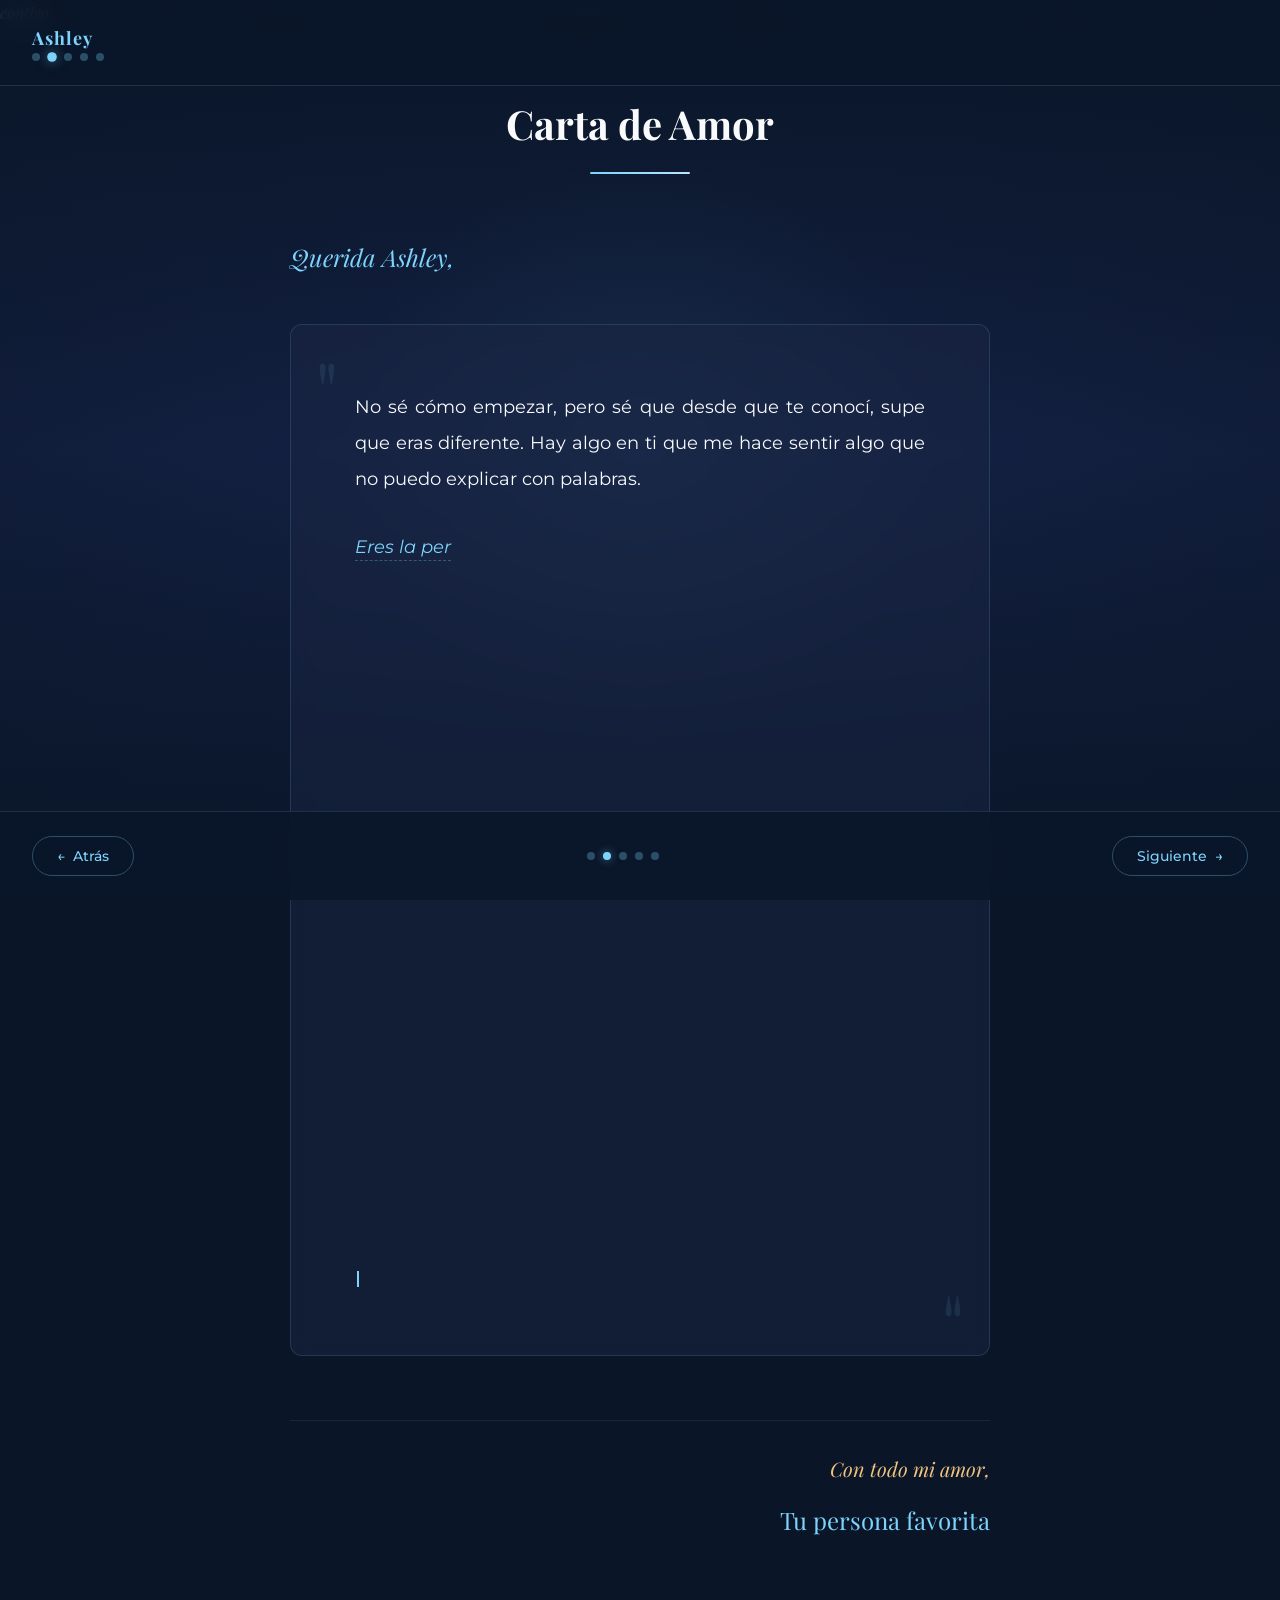
<file: carta.html>
<!DOCTYPE html>
<html lang="es">
<head>
  <meta charset="UTF-8">
  <meta name="viewport" content="width=device-width, initial-scale=1.0">
  <title>Carta de Amor - Ashley 💙</title>
  <meta name="description" content="Una carta de amor para Ashley">
  
  <!-- Google Fonts -->
  <link rel="preconnect" href="https://fonts.googleapis.com">
  <link rel="preconnect" href="https://fonts.gstatic.com" crossorigin>
  <link href="https://fonts.googleapis.com/css2?family=Montserrat:wght@300;400;500;600;700&family=Playfair+Display:ital,wght@0,400;0,700;1,400;1,700&display=swap" rel="stylesheet">
  
  <!-- Styles -->
  <link rel="stylesheet" href="css/styles.css">
  <link rel="stylesheet" href="css/bg-wordrain.css">
</head>
<body class="page-wordrain">
  <!-- Word Rain Background -->
  <div class="word-rain-bg">
    <!-- Canvas wird by JS -->
    
    <!-- CSS Fallback Words -->
    <div class="word-rain-word">amor</div>
    <div class="word-rain-word">Ashley</div>
    <div class="word-rain-word">cariño</div>
    <div class="word-rain-word">mi nena</div>
    <div class="word-rain-word">mi princesa</div>
    <div class="word-rain-word">bonita</div>
    <div class="word-rain-word">hermosa</div>
    <div class="word-rain-word">especial</div>
    <div class="word-rain-word">corazón</div>
    <div class="word-rain-word">te quiero</div>
    <div class="word-rain-word">sonrisa</div>
    <div class="word-rain-word">belleza</div>
    <div class="word-rain-word">ilusión</div>
    <div class="word-rain-word">abrazo</div>
    <div class="word-rain-word">beso</div>
    <div class="word-rain-word">siempre</div>
    <div class="word-rain-word">juntos</div>
    <div class="word-rain-word">sueño</div>
    <div class="word-rain-word">destino</div>
    <div class="word-rain-word">contigo</div>
    
    <!-- Hearts -->
    <div class="word-rain-heart">💙</div>
    <div class="word-rain-heart">💙</div>
    <div class="word-rain-heart">💙</div>
    <div class="word-rain-heart">💙</div>
    <div class="word-rain-heart">💙</div>
    
    <!-- Glow & Vignette -->
    <div class="word-rain-glow"></div>
    <div class="word-rain-vignette"></div>
  </div>

  <!-- Navigation -->
  <nav class="nav">
    <a href="index.html" class="nav-brand">Ashley</a>
    <div class="nav-progress">
      <a href="index.html" class="nav-dot"></a>
      <a href="carta.html" class="nav-dot active"></a>
      <a href="historia.html" class="nav-dot"></a>
      <a href="razones.html" class="nav-dot"></a>
      <a href="final.html" class="nav-dot"></a>
    </div>
  </nav>

  <!-- Letter Section -->
  <section class="letter">
    <div class="letter-container">
      <div class="letter-header">
        <h1 class="letter-title">Carta de Amor</h1>
        <div class="letter-divider"></div>
      </div>

      <p class="letter-greeting">Querida Ashley,</p>

      <div class="letter-body">
        <div class="letter-text" id="letter-text">
          <!-- ============================================ -->
          <!-- PERSONALIZA TU CARTA AQUÍ                    -->
          <!-- Edita el contenido entre los parágrafos      -->
          <!-- ============================================ -->
          
          <p>
            No sé cómo empezar, pero sé que desde que te conocí, 
            supe que eras diferente. Hay algo en ti que me hace 
            sentir algo que no puedo explicar con palabras.
          </p>

          <p>
            <span class="personalizable">Eres la persona más especial que he conocido
            y cada momento contigo es un regalo que atesoro en mi corazón.
            Me gusta como eres, cómo me inspiras a ser mejor,
            y cómo cada día contigo es una nueva aventura llena de alegría.
            </span>
          </p>

          <p>
            A veces me quedo pensando en ti, en tu sonrisa, en la forma 
            en que hablas, en cómo haces que todo sea más bonito solo 
            con estar. Eres mi persona favorita en este mundo.
          </p>

          <p>
            <span class="personalizable"> Me encanta cómo me haces sentir, cómo me haces reír,
            y cómo cada día contigo es una nueva aventura llena de alegría.
            Amo cada momento que compartimos, y espero con ansias todos los que aún nos esperan.
            Aunque no sé qué nos depara el futuro, sé que quiero enfrentarlo contigo,
            y que cada día a tu lado es un regalo que valoro profundamente.
            </span>
          </p>

          <p>
            No tengo todas las respuestas, pero sé que quiero 
            construir algo contigo. Algo real, algo bonito, algo 
            que nos haga sonreír a los dos.
          </p>

          <p>
            <span class="personalizable">Te echo de menos todos los días, nena.
            </span>
          </p>

          <p>
            Gracias por existir, mi Ashley. Gracias por ser quien eres. 
            Gracias por darme la oportunidad de conocerte.
          </p>

        </div>

        <span class="letter-typing-cursor" id="typing-cursor"></span>
      </div>

      <div class="letter-signature">
        <p class="letter-sign-text">Con todo mi amor,</p>
        <p class="letter-sign-name">Tu persona favorita</p>
      </div>

    </div>
  </section>

  <!-- Page Navigation -->
  <div class="page-nav">
    <a href="index.html" class="page-nav-btn">
      <span>←</span> Atrás
    </a>
    <div class="page-nav-center">
      <a href="index.html" class="page-nav-indicator"></a>
      <a href="carta.html" class="page-nav-indicator active"></a>
      <a href="historia.html" class="page-nav-indicator"></a>
      <a href="razones.html" class="page-nav-indicator"></a>
      <a href="final.html" class="page-nav-indicator"></a>
    </div>
    <a href="historia.html" class="page-nav-btn">
      Siguiente <span>→</span>
    </a>
  </div>

  <!-- Scripts -->
  <script src="js/word-rain.js"></script>
  <script src="js/letter.js"></script>
  <script src="js/main.js"></script>
</body>
</html>
</file>
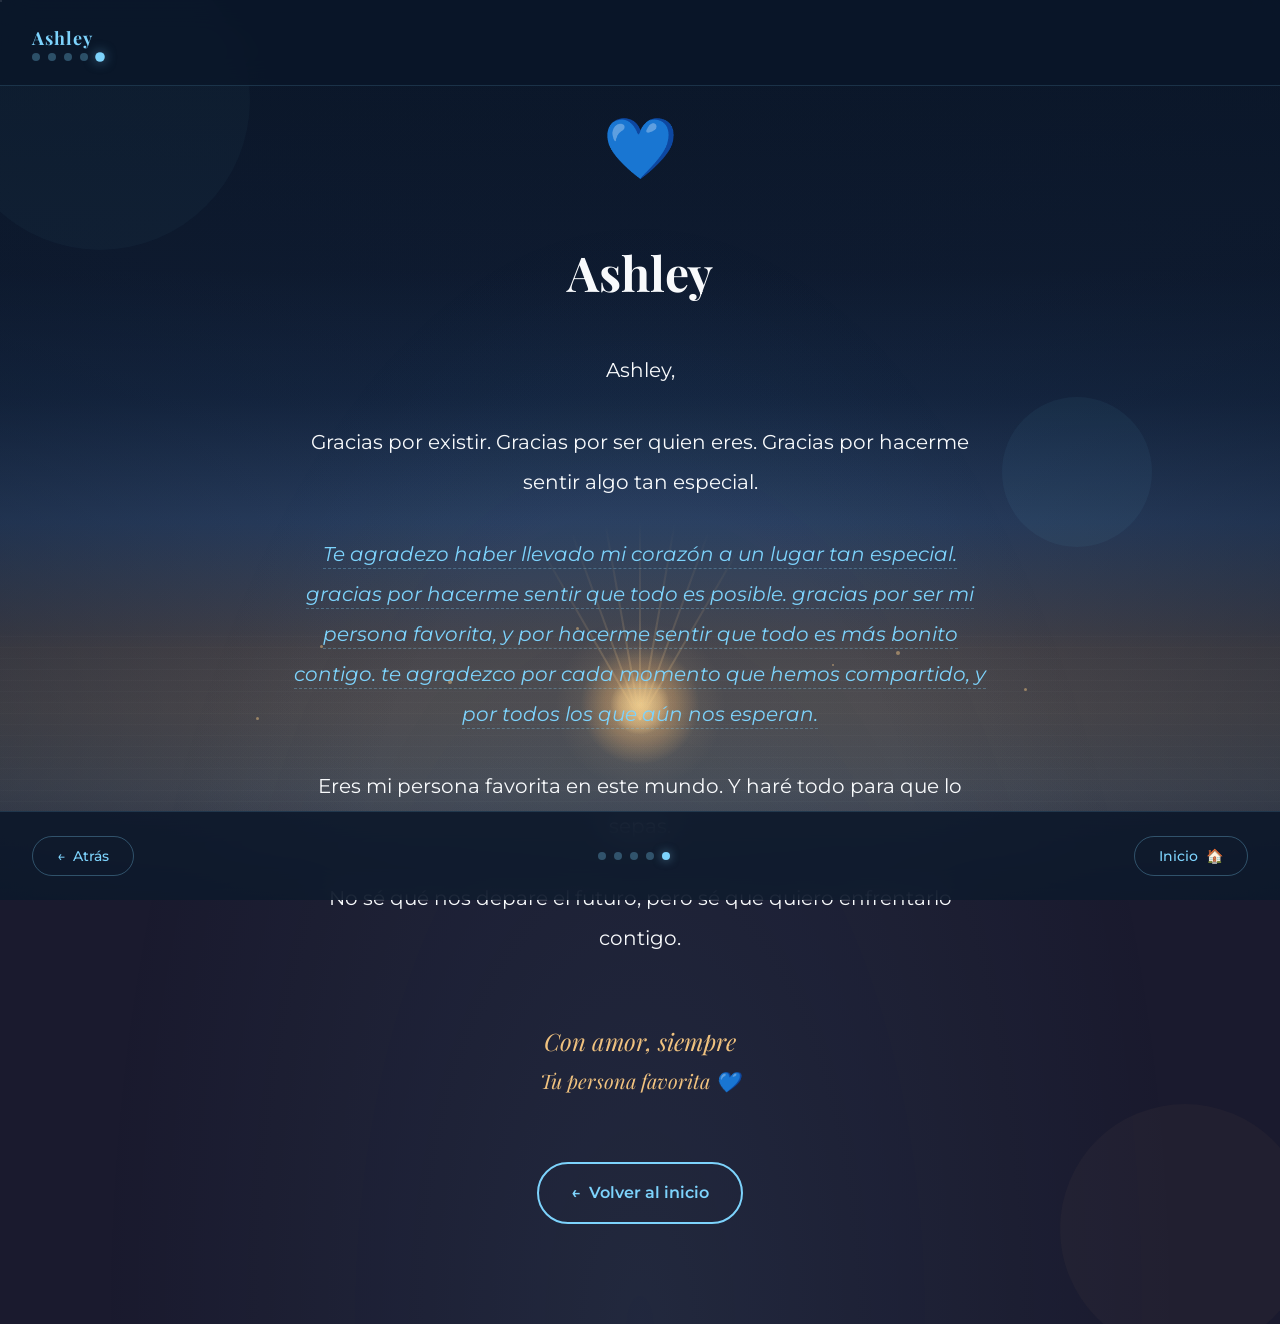
<file: final.html>
<!DOCTYPE html>
<html lang="es">
<head>
  <meta charset="UTF-8">
  <meta name="viewport" content="width=device-width, initial-scale=1.0">
  <title>Para ti, Ashley 💙</title>
  <meta name="description" content="Un mensaje final para Ashley">
  
  <!-- Google Fonts -->
  <link rel="preconnect" href="https://fonts.googleapis.com">
  <link rel="preconnect" href="https://fonts.gstatic.com" crossorigin>
  <link href="https://fonts.googleapis.com/css2?family=Montserrat:wght@300;400;500;600;700&family=Playfair+Display:ital,wght@0,400;0,700;1,400;1,700&display=swap" rel="stylesheet">
  
  <!-- Styles -->
  <link rel="stylesheet" href="css/styles.css">
  <link rel="stylesheet" href="css/bg-sunrise.css">
</head>
<body class="page-final">
  <!-- Sunrise Background -->
  <div class="sunrise-bg">
    <div class="sunrise-gradient"></div>
    <div class="sunrise-sun"></div>
    <div class="sunrise-rays">
      <div class="sunrise-ray"></div>
      <div class="sunrise-ray"></div>
      <div class="sunrise-ray"></div>
      <div class="sunrise-ray"></div>
      <div class="sunrise-ray"></div>
      <div class="sunrise-ray"></div>
      <div class="sunrise-ray"></div>
    </div>
    <div class="sunrise-cloud"></div>
    <div class="sunrise-cloud"></div>
    <div class="sunrise-cloud"></div>
    <div class="sunrise-reflection"></div>
    <div class="sunrise-star-fade"></div>
    <div class="sunrise-star-fade"></div>
    <div class="sunrise-star-fade"></div>
    <div class="sunrise-star-fade"></div>
    <div class="sunrise-star-fade"></div>
    <div class="sunrise-star-fade"></div>
    <div class="sunrise-star-fade"></div>
    <div class="sunrise-star-fade"></div>
    <div class="sunrise-vignette"></div>
    <div class="sunrise-particles">
      <div class="sunrise-particle"></div>
      <div class="sunrise-particle"></div>
      <div class="sunrise-particle"></div>
      <div class="sunrise-particle"></div>
      <div class="sunrise-particle"></div>
      <div class="sunrise-particle"></div>
      <div class="sunrise-particle"></div>
      <div class="sunrise-particle"></div>
    </div>
  </div>

  <!-- Confetti Container -->
  <div class="confetti-container" id="confetti-container"></div>

  <!-- Navigation -->
  <nav class="nav">
    <a href="index.html" class="nav-brand">Ashley</a>
    <div class="nav-progress">
      <a href="index.html" class="nav-dot"></a>
      <a href="carta.html" class="nav-dot"></a>
      <a href="historia.html" class="nav-dot"></a>
      <a href="razones.html" class="nav-dot"></a>
      <a href="final.html" class="nav-dot active"></a>
    </div>
  </nav>

  <!-- Final Section -->
  <section class="final">
    <!-- Decoraciones de fondo -->
    <div class="final-decoration final-decoration-1"></div>
    <div class="final-decoration final-decoration-2"></div>
    <div class="final-decoration final-decoration-3"></div>

    <div class="final-content">
      <div class="final-icon">💙</div>
      
      <h1 class="final-name">Ashley</h1>

      <div class="final-message">
        <!-- ============================================ -->
        <!-- PERSONALIZA TU MENSAJE FINAL AQUÍ            -->
        <!-- Edita el contenido con tus palabras          -->
        <!-- ============================================ -->
        
        <p>
          Ashley,
        </p>

        <p>
          Gracias por existir.
          Gracias por ser quien eres.
          Gracias por hacerme sentir
          algo tan especial.
        </p>

        <p>
          <span class="personalizable">Te agradezo haber llevado mi corazón a un lugar tan especial.
            gracias por hacerme sentir que todo es posible.
            gracias por ser mi persona favorita, y por hacerme sentir que todo es más bonito contigo.
            te agradezco por cada momento que hemos compartido, y por todos los que aún nos esperan.
          </span>
        </p>

        <p>
          Eres mi persona favorita en este mundo.
          Y haré todo para que lo sepas.
        </p>

        <p>
          No sé qué nos depare el futuro,
          pero sé que quiero enfrentarlo contigo.
        </p>

        <!-- ============================================ -->
        <!-- FIN DE LA PERSONALIZACIÓN                    -->
        <!-- ============================================ -->
      </div>

      <p class="final-farewell">
        Con amor, siempre<br>
        <small>Tu persona favorita 💙</small>
      </p>

      <div class="final-back">
        <a href="index.html" class="btn btn-secondary">
          <span>←</span> Volver al inicio
        </a>
      </div>

    </div>
  </section>

  <!-- Page Navigation -->
  <div class="page-nav">
    <a href="razones.html" class="page-nav-btn">
      <span>←</span> Atrás
    </a>
    <div class="page-nav-center">
      <a href="index.html" class="page-nav-indicator"></a>
      <a href="carta.html" class="page-nav-indicator"></a>
      <a href="historia.html" class="page-nav-indicator"></a>
      <a href="razones.html" class="page-nav-indicator"></a>
      <a href="final.html" class="page-nav-indicator active"></a>
    </div>
    <a href="index.html" class="page-nav-btn">
      Inicio <span>🏠</span>
    </a>
  </div>

  <!-- Scripts -->
  <script src="js/main.js"></script>
  <script>
    // Trigger confetti on page load
    document.addEventListener('DOMContentLoaded', function() {
      setTimeout(createConfetti, 500);
    });

    function createConfetti() {
      const container = document.getElementById('confetti-container');
      const colors = ['celeste', 'dorado', 'blanco'];
      
      for (let i = 0; i < 50; i++) {
        const confetti = document.createElement('div');
        confetti.className = `confetti ${colors[Math.floor(Math.random() * colors.length)]}`;
        confetti.style.left = Math.random() * 100 + '%';
        confetti.style.animationDelay = Math.random() * 3 + 's';
        confetti.style.animationDuration = (Math.random() * 2 + 3) + 's';
        container.appendChild(confetti);
      }

      // Remove confetti after animation
      setTimeout(() => {
        container.innerHTML = '';
      }, 6000);
    }
  </script>
</body>
</html>
</file>
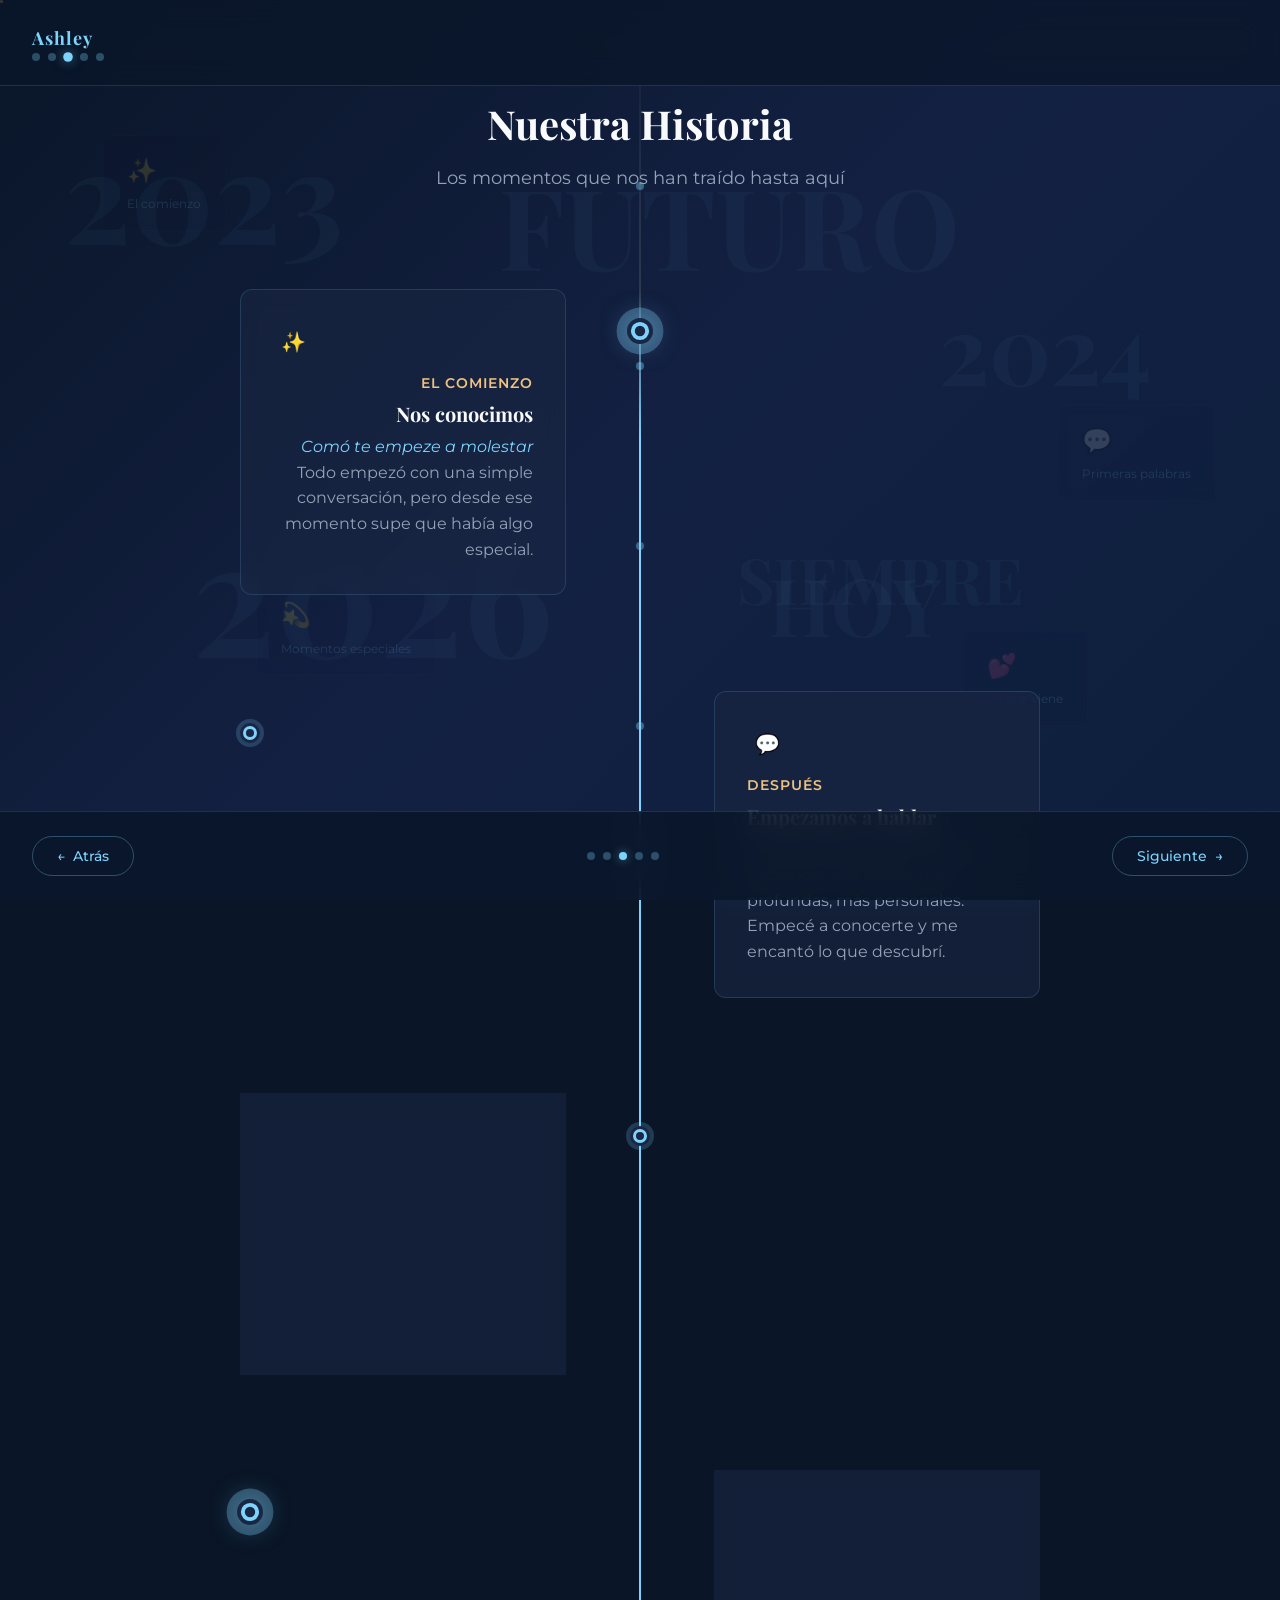
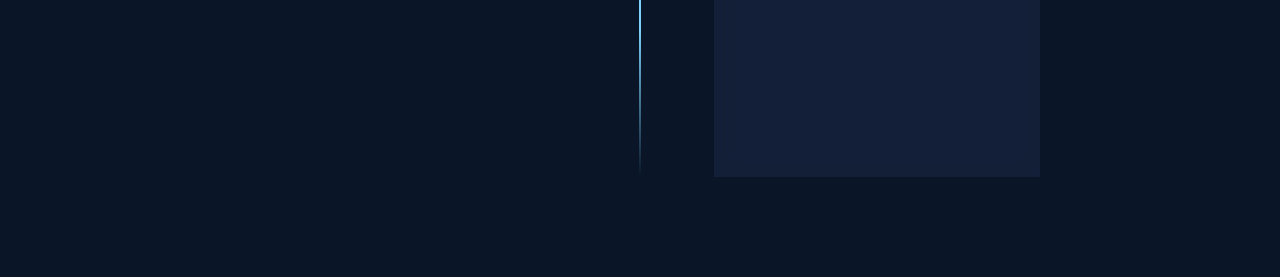
<file: historia.html>
<!DOCTYPE html>
<html lang="es">
<head>
  <meta charset="UTF-8">
  <meta name="viewport" content="width=device-width, initial-scale=1.0">
  <title>Nuestra Historia - Ashley 💙</title>
  <meta name="description" content="Nuestra historia juntos">
  
  <!-- Google Fonts -->
  <link rel="preconnect" href="https://fonts.googleapis.com">
  <link rel="preconnect" href="https://fonts.gstatic.com" crossorigin>
  <link href="https://fonts.googleapis.com/css2?family=Montserrat:wght@300;400;500;600;700&family=Playfair+Display:ital,wght@0,400;0,700;1,400;1,700&display=swap" rel="stylesheet">
  
  <!-- Styles -->
  <link rel="stylesheet" href="css/styles.css">
  <link rel="stylesheet" href="css/bg-timeline.css">
</head>
<body class="page-timeline">
  <!-- Floating Timeline Background -->
  <div class="timeline-bg">
    <div class="timeline-float-year">2023</div>
    <div class="timeline-float-year">2024</div>
    <div class="timeline-float-year">2026</div>
    <div class="timeline-float-year">HOY</div>
    <div class="timeline-float-year">FUTURO</div>
    <div class="timeline-float-year">SIEMPRE</div>
    <div class="timeline-moment">
      <div class="timeline-moment-icon">✨</div>
      <div class="timeline-moment-text">El comienzo</div>
    </div>
    <div class="timeline-moment">
      <div class="timeline-moment-icon">💬</div>
      <div class="timeline-moment-text">Primeras palabras</div>
    </div>
    <div class="timeline-moment">
      <div class="timeline-moment-icon">💫</div>
      <div class="timeline-moment-text">Momentos especiales</div>
    </div>
    <div class="timeline-moment">
      <div class="timeline-moment-icon">💕</div>
      <div class="timeline-moment-text">Lo que viene</div>
    </div>
    <div class="timeline-line"></div>
    <div class="timeline-dot"></div>
    <div class="timeline-dot"></div>
    <div class="timeline-dot"></div>
    <div class="timeline-dot"></div>
    <div class="timeline-particles">
      <div class="timeline-particle"></div>
      <div class="timeline-particle"></div>
      <div class="timeline-particle"></div>
      <div class="timeline-particle"></div>
      <div class="timeline-particle"></div>
      <div class="timeline-particle"></div>
      <div class="timeline-particle"></div>
    </div>
  </div>

  <!-- Particles Background (hidden on this page) -->
  <!-- <div id="particles-js"></div> -->

  <!-- Navigation -->
  <nav class="nav">
    <a href="index.html" class="nav-brand">Ashley</a>
    <div class="nav-progress">
      <a href="index.html" class="nav-dot"></a>
      <a href="carta.html" class="nav-dot"></a>
      <a href="historia.html" class="nav-dot active"></a>
      <a href="razones.html" class="nav-dot"></a>
      <a href="final.html" class="nav-dot"></a>
    </div>
  </nav>

  <!-- Timeline Section -->
  <section class="timeline">
    <div class="timeline-header">
      <h1 class="timeline-title">Nuestra Historia</h1>
      <p class="timeline-subtitle">Los momentos que nos han traído hasta aquí</p>
    </div>

    <div class="timeline-container">
      <!-- ============================================ -->
      <!-- PERSONALIZA TU HISTORIA AQUÍ                 -->
      <!-- Edita los eventos con tus momentos reales   -->
      <!-- ============================================ -->

      <!-- Evento 1 -->
      <div class="timeline-item">
        <div class="timeline-item-content">
          <div class="timeline-card">
            <span class="timeline-icon">✨</span>
            <span class="timeline-date">El comienzo</span>
            <h3 class="timeline-event-title">Nos conocimos</h3>
            <p class="timeline-event-desc">
              <span class="personalizable">Comó te empeze a molestar </span>
              Todo empezó con una simple conversación, pero 
              desde ese momento supe que había algo especial.
            </p>
          </div>
        </div>
        <div class="timeline-item-dot"></div>
        <div class="timeline-item-spacer"></div>
      </div>

      <!-- Evento 2 -->
      <div class="timeline-item">
        <div class="timeline-item-content">
          <div class="timeline-card">
            <span class="timeline-icon">💬</span>
            <span class="timeline-date">Después</span>
            <h3 class="timeline-event-title">Empezamos a hablar</h3>
            <p class="timeline-event-desc">
              Las conversaciones se fueron haciendo más largas, 
              más profundas, más personales. Empecé a conocerte 
              y me encantó lo que descubrí.
            </p>
          </div>
        </div>
        <div class="timeline-item-dot"></div>
        <div class="timeline-item-spacer"></div>
      </div>

      <!-- Evento 3 -->
      <div class="timeline-item">
        <div class="timeline-item-content">
          <div class="timeline-card">
            <span class="timeline-icon">💫</span>
            <span class="timeline-date">Hoy</span>
            <h3 class="timeline-event-title">Intentando algo lindo</h3>
            <p class="timeline-event-desc">
              Aunque no nos vemos mucho, cada momento contigo 
              vale la pena. Estamos construyendo algo bonito, 
              paso a paso.
            </p>
          </div>
        </div>
        <div class="timeline-item-dot"></div>
        <div class="timeline-item-spacer"></div>
      </div>

      <!-- Evento 4 -->
      <div class="timeline-item">
        <div class="timeline-item-content">
          <div class="timeline-card">
            <span class="timeline-icon">🌟</span>
            <span class="timeline-date">El futuro</span>
            <h3 class="timeline-event-title">Lo que viene será hermoso</h3>
            <p class="timeline-event-desc">
              No sé qué nos depare el futuro, pero sé que 
              quiero seguir descubriéndote, seguir aprendiendo 
              de ti, seguir creando recuerdos juntos.
            </p>
          </div>
        </div>
        <div class="timeline-item-dot"></div>
        <div class="timeline-item-spacer"></div>
      </div>

      <!-- ============================================ -->
      <!-- FIN DE LA PERSONALIZACIÓN                    -->
      <!-- ============================================ -->
    </div>

  </section>

  <!-- Page Navigation -->
  <div class="page-nav">
    <a href="carta.html" class="page-nav-btn">
      <span>←</span> Atrás
    </a>
    <div class="page-nav-center">
      <a href="index.html" class="page-nav-indicator"></a>
      <a href="carta.html" class="page-nav-indicator"></a>
      <a href="historia.html" class="page-nav-indicator active"></a>
      <a href="razones.html" class="page-nav-indicator"></a>
      <a href="final.html" class="page-nav-indicator"></a>
    </div>
    <a href="razones.html" class="page-nav-btn">
      Siguiente <span>→</span>
    </a>
  </div>

  <!-- Scripts -->
  <script src="js/timeline.js"></script>
  <script src="js/main.js"></script>
</body>
</html>
</file>
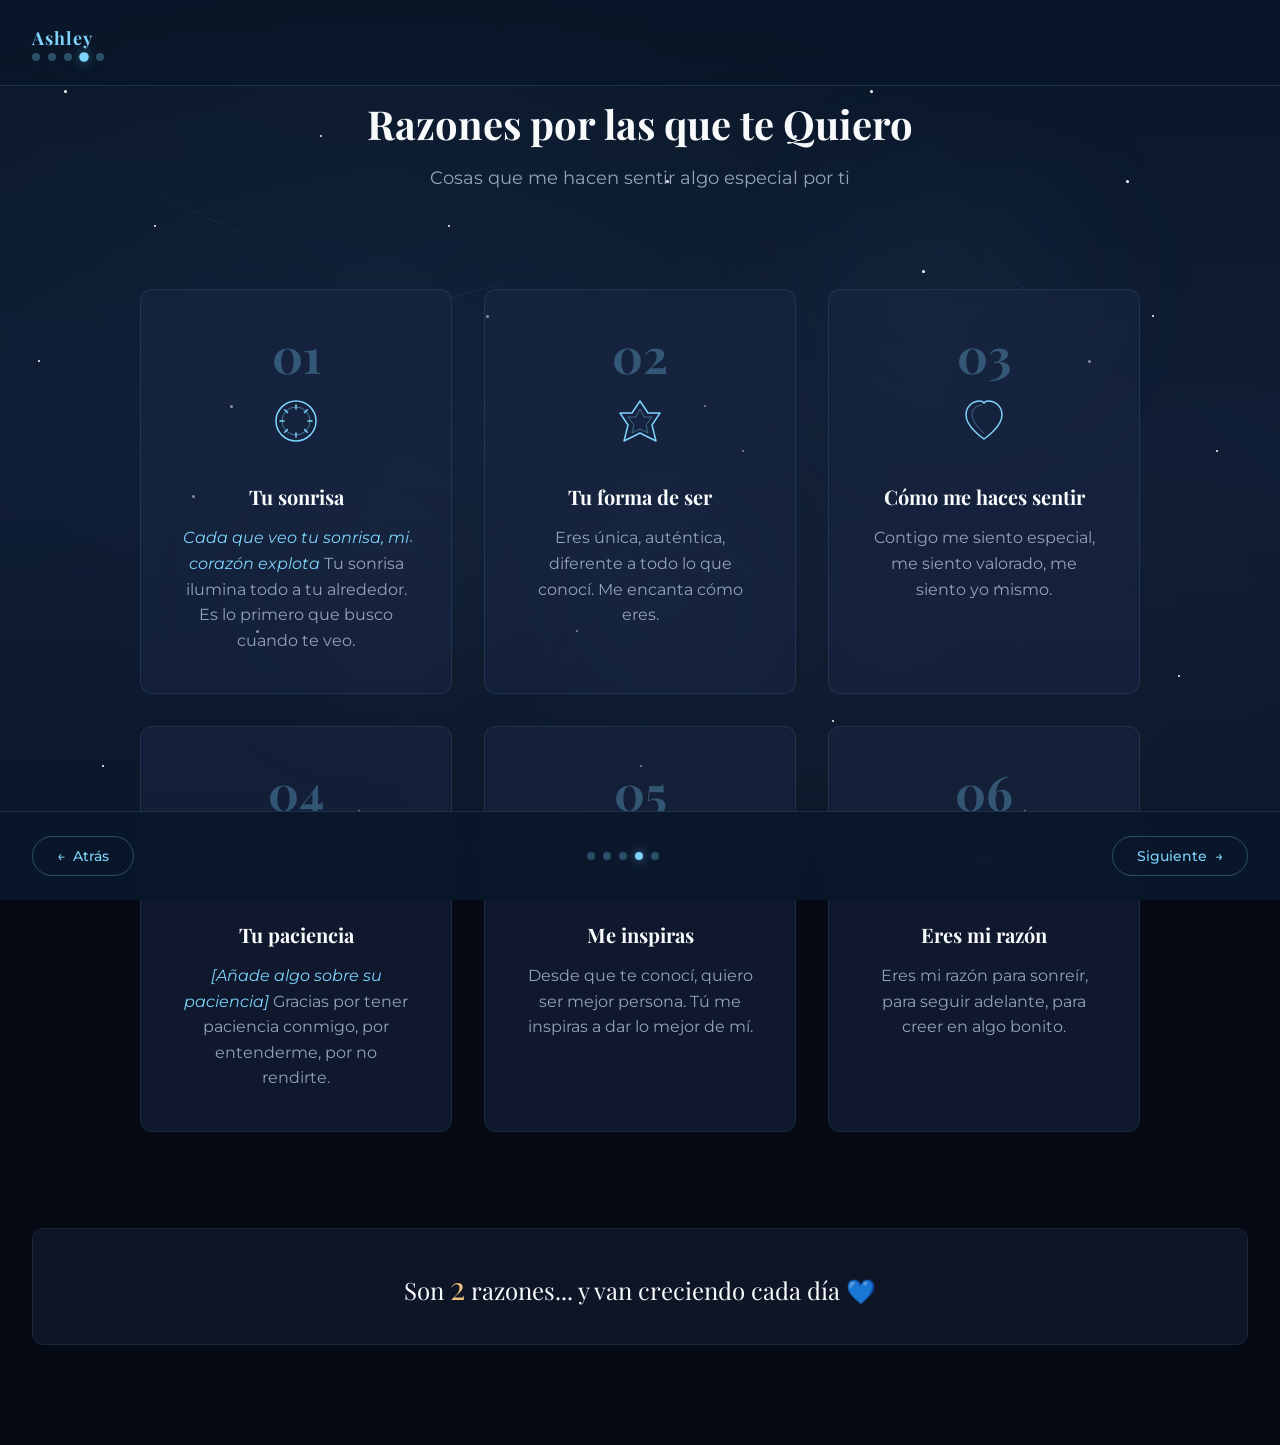
<file: razones.html>
<!DOCTYPE html>
<html lang="es">
<head>
  <meta charset="UTF-8">
  <meta name="viewport" content="width=device-width, initial-scale=1.0">
  <title>Razones por las que te Quiero - Ashley 💙</title>
  <meta name="description" content="Las razones por las que Ashley es especial">
  
  <!-- Google Fonts -->
  <link rel="preconnect" href="https://fonts.googleapis.com">
  <link rel="preconnect" href="https://fonts.gstatic.com" crossorigin>
  <link href="https://fonts.googleapis.com/css2?family=Montserrat:wght@300;400;500;600;700&family=Playfair+Display:ital,wght@0,400;0,700;1,400;1,700&display=swap" rel="stylesheet">
  
  <!-- Styles -->
  <link rel="stylesheet" href="css/styles.css">
  <link rel="stylesheet" href="css/bg-constellation.css">
</head>
<body class="page-reasons">
  <!-- Constellations Background -->
  <div class="constellation-bg">
    <div class="constellation-star"></div>
    <div class="constellation-star"></div>
    <div class="constellation-star"></div>
    <div class="constellation-star"></div>
    <div class="constellation-star"></div>
    <div class="constellation-star"></div>
    <div class="constellation-star"></div>
    <div class="constellation-star"></div>
    <div class="constellation-star"></div>
    <div class="constellation-star"></div>
    <div class="constellation-star"></div>
    <div class="constellation-star"></div>
    <div class="constellation-star"></div>
    <div class="constellation-star"></div>
    <div class="constellation-star"></div>
    <div class="constellation-star"></div>
    <div class="constellation-star"></div>
    <div class="constellation-star"></div>
    <div class="constellation-star"></div>
    <div class="constellation-star"></div>
    <div class="constellation-star"></div>
    <div class="constellation-star"></div>
    <div class="constellation-star"></div>
    <div class="constellation-star"></div>
    <div class="constellation-star"></div>
    <div class="constellation-star"></div>
    <div class="constellation-star"></div>
    <div class="constellation-star"></div>
    <div class="constellation-star"></div>
    <div class="constellation-star"></div>
    <div class="constellation-lines">
      <div class="constellation-line"></div>
      <div class="constellation-line"></div>
      <div class="constellation-line"></div>
      <div class="constellation-line"></div>
      <div class="constellation-line"></div>
    </div>
    <div class="constellation-shooting"></div>
    <div class="constellation-shooting"></div>
    <div class="constellation-shooting"></div>
    <div class="constellation-nebula constellation-nebula-1"></div>
    <div class="constellation-nebula constellation-nebula-2"></div>
    <div class="constellation-nebula constellation-nebula-3"></div>
    <div class="constellation-ambient"></div>
  </div>

  <!-- Navigation -->
  <nav class="nav">
    <a href="index.html" class="nav-brand">Ashley</a>
    <div class="nav-progress">
      <a href="index.html" class="nav-dot"></a>
      <a href="carta.html" class="nav-dot"></a>
      <a href="historia.html" class="nav-dot"></a>
      <a href="razones.html" class="nav-dot active"></a>
      <a href="final.html" class="nav-dot"></a>
    </div>
  </nav>

  <!-- Reasons Section -->
  <section class="reasons">
    <div class="reasons-header">
      <h1 class="reasons-title">Razones por las que te Quiero</h1>
      <p class="reasons-subtitle">Cosas que me hacen sentir algo especial por ti</p>
    </div>

    <div class="reasons-grid">
      <!-- Razón 1 -->
      <div class="reasons-card">
        <span class="reasons-number">01</span>
        <div class="reasons-icon">
          <svg width="48" height="48" viewBox="0 0 48 48" fill="none" xmlns="http://www.w3.org/2000/svg">
            <circle cx="24" cy="24" r="20" stroke="currentColor" stroke-width="1.5"/>
            <circle cx="24" cy="24" r="14" stroke="currentColor" stroke-width="1" opacity="0.5"/>
            <path d="M24 8 L24 12" stroke="currentColor" stroke-width="1.5" stroke-linecap="round"/>
            <path d="M24 36 L24 40" stroke="currentColor" stroke-width="1.5" stroke-linecap="round"/>
            <path d="M8 24 L12 24" stroke="currentColor" stroke-width="1.5" stroke-linecap="round"/>
            <path d="M36 24 L40 24" stroke="currentColor" stroke-width="1.5" stroke-linecap="round"/>
            <path d="M12.7 12.7 L15.5 15.5" stroke="currentColor" stroke-width="1.5" stroke-linecap="round"/>
            <path d="M32.5 32.5 L35.3 35.3" stroke="currentColor" stroke-width="1.5" stroke-linecap="round"/>
            <path d="M35.3 12.7 L32.5 15.5" stroke="currentColor" stroke-width="1.5" stroke-linecap="round"/>
            <path d="M15.5 32.5 L12.7 35.3" stroke="currentColor" stroke-width="1.5" stroke-linecap="round"/>
          </svg>
        </div>
        <h3 class="reasons-card-title">Tu sonrisa</h3>
        <p class="reasons-card-desc">
          <span class="personalizable">Cada que veo tu sonrisa, mi corazón explota </span>
          Tu sonrisa ilumina todo a tu alrededor. Es lo primero 
          que busco cuando te veo.
        </p>
      </div>

      <!-- Razón 2 -->
      <div class="reasons-card">
        <span class="reasons-number">02</span>
        <div class="reasons-icon">
          <svg width="48" height="48" viewBox="0 0 48 48" fill="none" xmlns="http://www.w3.org/2000/svg">
            <path d="M24 4 L32 16 L44 16 L36 28 L40 44 L24 36 L8 44 L12 28 L4 16 L16 16 Z" stroke="currentColor" stroke-width="1.5" stroke-linejoin="round"/>
            <path d="M24 12 L28 20 L36 20 L30 28 L32 36 L24 32 L16 36 L18 28 L12 20 L20 20 Z" stroke="currentColor" stroke-width="1" opacity="0.4"/>
          </svg>
        </div>
        <h3 class="reasons-card-title">Tu forma de ser</h3>
        <p class="reasons-card-desc">
          Eres única, auténtica, diferente a todo lo que conocí. 
          Me encanta cómo eres.
        </p>
      </div>

      <!-- Razón 3 -->
      <div class="reasons-card">
        <span class="reasons-number">03</span>
        <div class="reasons-icon">
          <svg width="48" height="48" viewBox="0 0 48 48" fill="none" xmlns="http://www.w3.org/2000/svg">
            <path d="M24 42 C24 42 6 30 6 18 C6 10 12 4 20 4 C22.5 4 24 6 24 6 C24 6 25.5 4 28 4 C36 4 42 10 42 18 C42 30 24 42 24 42Z" stroke="currentColor" stroke-width="1.5"/>
            <path d="M24 36 C24 36 12 26 12 18 C12 12 16 8 22 8" stroke="currentColor" stroke-width="1" opacity="0.4"/>
          </svg>
        </div>
        <h3 class="reasons-card-title">Cómo me haces sentir</h3>
        <p class="reasons-card-desc">
          Contigo me siento especial, me siento valorado, 
          me siento yo mismo.
        </p>
      </div>

      <!-- Razón 4 -->
      <div class="reasons-card">
        <span class="reasons-number">04</span>
        <div class="reasons-icon">
          <svg width="48" height="48" viewBox="0 0 48 48" fill="none" xmlns="http://www.w3.org/2000/svg">
            <path d="M8 40 C8 40 12 20 24 12 C36 20 40 40 40 40" stroke="currentColor" stroke-width="1.5" stroke-linecap="round"/>
            <path d="M24 12 L24 4" stroke="currentColor" stroke-width="1.5" stroke-linecap="round"/>
            <path d="M24 4 L28 8" stroke="currentColor" stroke-width="1.5" stroke-linecap="round"/>
            <path d="M24 4 L20 8" stroke="currentColor" stroke-width="1.5" stroke-linecap="round"/>
            <path d="M16 32 C16 32 20 28 24 28 C28 28 32 32 32 32" stroke="currentColor" stroke-width="1" opacity="0.5"/>
          </svg>
        </div>
        <h3 class="reasons-card-title">Tu paciencia</h3>
        <p class="reasons-card-desc">
          <span class="personalizable">[Añade algo sobre su paciencia]</span>
          Gracias por tener paciencia conmigo, por entenderme, 
          por no rendirte.
        </p>
      </div>

      <!-- Razón 5 -->
      <div class="reasons-card">
        <span class="reasons-number">05</span>
        <div class="reasons-icon">
          <svg width="48" height="48" viewBox="0 0 48 48" fill="none" xmlns="http://www.w3.org/2000/svg">
            <path d="M24 4 L26 18 L40 18 L28 26 L32 40 L24 30 L16 40 L20 26 L8 18 L22 18 Z" stroke="currentColor" stroke-width="1.5" stroke-linejoin="round"/>
            <circle cx="24" cy="22" r="4" stroke="currentColor" stroke-width="1" opacity="0.4"/>
          </svg>
        </div>
        <h3 class="reasons-card-title">Me inspiras</h3>
        <p class="reasons-card-desc">
          Desde que te conocí, quiero ser mejor persona. 
          Tú me inspiras a dar lo mejor de mí.
        </p>
      </div>

      <!-- Razón 6 -->
      <div class="reasons-card">
        <span class="reasons-number">06</span>
        <div class="reasons-icon">
          <svg width="48" height="48" viewBox="0 0 48 48" fill="none" xmlns="http://www.w3.org/2000/svg">
            <path d="M8 24 C8 16 14 10 22 14 L24 16 L26 14 C34 10 40 16 40 24 C40 32 34 38 24 44 C14 38 8 32 8 24Z" stroke="currentColor" stroke-width="1.5"/>
            <path d="M16 24 C16 20 18 18 22 20 L24 22 L26 20 C30 18 32 20 32 24 C32 28 30 30 24 34 C18 30 16 28 16 24Z" stroke="currentColor" stroke-width="1" opacity="0.4"/>
          </svg>
        </div>
        <h3 class="reasons-card-title">Eres mi razón</h3>
        <p class="reasons-card-desc">
          Eres mi razón para sonreír, para seguir adelante, 
          para creer en algo bonito.
        </p>
      </div>
    </div>

    <div class="reasons-counter">
      <p class="reasons-counter-text">
        Son <span>6</span> razones... y van creciendo cada día 💙
      </p>
    </div>

  </section>

  <!-- Page Navigation -->
  <div class="page-nav">
    <a href="historia.html" class="page-nav-btn">
      <span>←</span> Atrás
    </a>
    <div class="page-nav-center">
      <a href="index.html" class="page-nav-indicator"></a>
      <a href="carta.html" class="page-nav-indicator"></a>
      <a href="historia.html" class="page-nav-indicator"></a>
      <a href="razones.html" class="page-nav-indicator active"></a>
      <a href="final.html" class="page-nav-indicator"></a>
    </div>
    <a href="final.html" class="page-nav-btn">
      Siguiente <span>→</span>
    </a>
  </div>

  <!-- Scripts -->
  <script src="js/scroll-animations.js"></script>
  <script src="js/main.js"></script>
</body>
</html>
</file>
<file: css/styles.css>
/* ============================================
   STYLES - CSS Compilado para Ashley
   Paleta: Azul Marino + Celeste + Dorado
   ============================================ */

/* ============================================
   VARIABLES
   ============================================ */
:root {
  --azul-marino-oscuro: #0a1628;
  --azul-marino: #1a2744;
  --azul-marino-medio: #243352;
  --celeste: #7dd3fc;
  --celeste-claro: #bae6fd;
  --celeste-hover: #93e0fc;
  --dorado: #f0c27f;
  --dorado-claro: #f5d9a8;
  --blanco-hueso: #f8fafc;
  --texto-secundario: #94a3b8;
  --texto-deshabilitado: #64748b;
}

/* ============================================
   BASE
   ============================================ */
*, *::before, *::after {
  box-sizing: border-box;
  margin: 0;
  padding: 0;
}

html {
  scroll-behavior: smooth;
  font-size: 16px;
}

body {
  font-family: 'Montserrat', sans-serif;
  background: var(--azul-marino-oscuro);
  color: var(--blanco-hueso);
  line-height: 1.6;
  min-height: 100vh;
  overflow-x: hidden;
  -webkit-font-smoothing: antialiased;
  -moz-osx-font-smoothing: grayscale;
}

body::before {
  content: '';
  position: fixed;
  top: 0;
  left: 0;
  width: 100%;
  height: 100%;
  background: linear-gradient(135deg, var(--azul-marino-oscuro) 0%, var(--azul-marino) 100%);
  z-index: -1;
}

a {
  color: var(--celeste);
  text-decoration: none;
  transition: color 300ms ease;
}

a:hover {
  color: var(--dorado);
}

img {
  max-width: 100%;
  height: auto;
  display: block;
}

h1, h2, h3, h4, h5, h6 {
  font-family: 'Playfair Display', serif;
  font-weight: 700;
  line-height: 1.2;
  color: var(--blanco-hueso);
}

h1 { font-size: clamp(3rem, 8vw, 6rem); }
h2 { font-size: 2.5rem; }
h3 { font-size: 2rem; }
h4 { font-size: 1.5rem; }
h5 { font-size: 1.25rem; }
h6 { font-size: 1.125rem; }

p {
  margin-bottom: 1rem;
  color: var(--texto-secundario);
}

p:last-child {
  margin-bottom: 0;
}

.container {
  width: 100%;
  max-width: 1200px;
  margin: 0 auto;
  padding: 0 2rem;
}

.section {
  padding: 6rem 0;
  position: relative;
}

.text-center { text-align: center; }
.text-celeste { color: var(--celeste); }
.text-dorado { color: var(--dorado); }
.text-blanco { color: var(--blanco-hueso); }

.flex { display: flex; }
.flex-center {
  display: flex;
  align-items: center;
  justify-content: center;
}
.flex-column {
  display: flex;
  flex-direction: column;
}

/* Buttons */
.btn {
  display: inline-flex;
  align-items: center;
  justify-content: center;
  padding: 1rem 2rem;
  border: none;
  border-radius: 9999px;
  font-family: 'Montserrat', sans-serif;
  font-size: 1rem;
  font-weight: 600;
  cursor: pointer;
  transition: all 300ms ease;
  gap: 0.5rem;
}

.btn-primary {
  background: linear-gradient(135deg, var(--celeste) 0%, var(--celeste-claro) 100%);
  color: var(--azul-marino-oscuro);
}

.btn-primary:hover {
  transform: translateY(-2px);
  box-shadow: 0 0 20px rgba(125, 211, 252, 0.3);
}

.btn-secondary {
  background: transparent;
  color: var(--celeste);
  border: 2px solid var(--celeste);
}

.btn-secondary:hover {
  background: rgba(125, 211, 252, 0.1);
  transform: translateY(-2px);
}

.btn-dorado {
  background: linear-gradient(135deg, var(--dorado) 0%, var(--dorado-claro) 100%);
  color: var(--azul-marino-oscuro);
}

.btn-dorado:hover {
  transform: translateY(-2px);
  box-shadow: 0 0 20px rgba(240, 194, 127, 0.3);
}

.btn-ghost {
  background: transparent;
  color: var(--blanco-hueso);
  border: 1px solid rgba(248, 250, 252, 0.2);
}

.btn-ghost:hover {
  background: rgba(248, 250, 252, 0.05);
  border-color: rgba(248, 250, 252, 0.4);
}

/* Divider */
.divider {
  width: 60px;
  height: 3px;
  background: linear-gradient(135deg, var(--celeste) 0%, var(--celeste-claro) 100%);
  margin: 1.5rem auto;
  border-radius: 9999px;
}

/* Card base */
.card {
  background: rgba(26, 39, 68, 0.6);
  border: 1px solid rgba(125, 211, 252, 0.1);
  border-radius: 0.75rem;
  padding: 2rem;
  transition: all 300ms ease;
  backdrop-filter: blur(10px);
}

.card:hover {
  border-color: rgba(125, 211, 252, 0.3);
  box-shadow: 0 0 20px rgba(125, 211, 252, 0.3);
  transform: translateY(-5px);
}

/* Scrollbar */
::-webkit-scrollbar {
  width: 8px;
}

::-webkit-scrollbar-track {
  background: var(--azul-marino-oscuro);
}

::-webkit-scrollbar-thumb {
  background: var(--celeste);
  border-radius: 9999px;
}

::-webkit-scrollbar-thumb:hover {
  background: var(--celeste-hover);
}

/* Selection */
::selection {
  background: rgba(125, 211, 252, 0.3);
  color: var(--blanco-hueso);
}

/* ============================================
   ANIMATIONS
   ============================================ */
@keyframes fadeIn {
  from { opacity: 0; }
  to { opacity: 1; }
}

@keyframes fadeInUp {
  from {
    opacity: 0;
    transform: translateY(30px);
  }
  to {
    opacity: 1;
    transform: translateY(0);
  }
}

@keyframes fadeInDown {
  from {
    opacity: 0;
    transform: translateY(-30px);
  }
  to {
    opacity: 1;
    transform: translateY(0);
  }
}

@keyframes fadeInLeft {
  from {
    opacity: 0;
    transform: translateX(-30px);
  }
  to {
    opacity: 1;
    transform: translateX(0);
  }
}

@keyframes fadeInRight {
  from {
    opacity: 0;
    transform: translateX(30px);
  }
  to {
    opacity: 1;
    transform: translateX(0);
  }
}

@keyframes scaleIn {
  from {
    opacity: 0;
    transform: scale(0.9);
  }
  to {
    opacity: 1;
    transform: scale(1);
  }
}

@keyframes blink {
  0%, 100% { opacity: 1; }
  50% { opacity: 0; }
}

@keyframes float {
  0%, 100% {
    transform: translateY(0) rotate(0deg);
  }
  33% {
    transform: translateY(-10px) rotate(5deg);
  }
  66% {
    transform: translateY(5px) rotate(-3deg);
  }
}

@keyframes pulse {
  0%, 100% {
    transform: scale(1);
    opacity: 1;
  }
  50% {
    transform: scale(1.05);
    opacity: 0.8;
  }
}

@keyframes glowPulse {
  0%, 100% {
    box-shadow: 0 0 5px rgba(125, 211, 252, 0.3);
  }
  50% {
    box-shadow: 0 0 20px rgba(125, 211, 252, 0.6);
  }
}

@keyframes shimmer {
  0% { background-position: -200% center; }
  100% { background-position: 200% center; }
}

@keyframes bounceSubtle {
  0%, 100% { transform: translateY(0); }
  50% { transform: translateY(-5px); }
}

@keyframes heartBeat {
  0%, 100% { transform: scale(1); }
  10% { transform: scale(1.1); }
  20% { transform: scale(1); }
  30% { transform: scale(1.1); }
  40% { transform: scale(1); }
}

@keyframes confettiFall {
  0% {
    transform: translateY(-100vh) rotate(0deg);
    opacity: 1;
  }
  100% {
    transform: translateY(100vh) rotate(720deg);
    opacity: 0;
  }
}

/* ============================================
   PARTICLES
   ============================================ */
#particles-js {
  position: fixed;
  top: 0;
  left: 0;
  width: 100%;
  height: 100%;
  z-index: 2;
  pointer-events: none;
}

#particles-js canvas {
  background: transparent !important;
}

/* ============================================
   NAVIGATION
   ============================================ */
.nav {
  position: fixed;
  top: 0;
  left: 0;
  right: 0;
  z-index: 100;
  padding: 1.5rem 2rem;
  background: rgba(10, 22, 40, 0.75);
  backdrop-filter: blur(15px);
  border-bottom: 1px solid rgba(125, 211, 252, 0.15);
  transition: all 300ms ease;
}

.nav-brand {
  font-family: 'Playfair Display', serif;
  font-size: 1.125rem;
  color: var(--celeste);
  font-weight: 700;
  letter-spacing: 1px;
}

.nav-progress {
  display: flex;
  align-items: center;
  gap: 0.5rem;
}

.nav-dot {
  width: 8px;
  height: 8px;
  border-radius: 9999px;
  background: rgba(125, 211, 252, 0.3);
  transition: all 300ms ease;
  cursor: pointer;
}

.nav-dot.active {
  background: var(--celeste);
  box-shadow: 0 0 10px rgba(125, 211, 252, 0.5);
  transform: scale(1.2);
}

.nav-dot:hover {
  background: rgba(125, 211, 252, 0.6);
}

/* Page Navigation */
.page-nav {
  position: fixed;
  bottom: 0;
  left: 0;
  right: 0;
  z-index: 100;
  padding: 1.5rem 2rem;
  background: rgba(10, 22, 40, 0.85);
  backdrop-filter: blur(15px);
  border-top: 1px solid rgba(125, 211, 252, 0.15);
  display: flex;
  justify-content: space-between;
  align-items: center;
}

.page-nav-btn {
  display: flex;
  align-items: center;
  gap: 0.5rem;
  padding: 0.5rem 1.5rem;
  background: transparent;
  border: 1px solid rgba(125, 211, 252, 0.3);
  border-radius: 9999px;
  color: var(--celeste);
  font-family: 'Montserrat', sans-serif;
  font-size: 0.875rem;
  font-weight: 500;
  cursor: pointer;
  transition: all 300ms ease;
  text-decoration: none;
}

.page-nav-btn:hover {
  background: rgba(125, 211, 252, 0.1);
  border-color: var(--celeste);
  transform: translateY(-2px);
}

.page-nav-center {
  display: flex;
  align-items: center;
  gap: 0.5rem;
}

.page-nav-indicator {
  width: 8px;
  height: 8px;
  border-radius: 9999px;
  background: rgba(125, 211, 252, 0.3);
  transition: all 300ms ease;
}

.page-nav-indicator.active {
  background: var(--celeste);
  box-shadow: 0 0 10px rgba(125, 211, 252, 0.5);
}

/* ============================================
   HERO
   ============================================ */
.hero {
  min-height: 100vh;
  display: flex;
  flex-direction: column;
  align-items: center;
  justify-content: center;
  text-align: center;
  padding: 6rem 2rem;
  position: relative;
  overflow: hidden;
  background: transparent;
}

.hero::before {
  content: '';
  position: absolute;
  top: 0;
  left: 0;
  right: 0;
  bottom: 0;
  background: radial-gradient(ellipse at center, rgba(125, 211, 252, 0.05) 0%, transparent 70%);
  pointer-events: none;
}

.hero-content {
  position: relative;
  z-index: 10;
  max-width: 800px;
}

.hero-name {
  font-family: 'Playfair Display', serif;
  font-size: clamp(3rem, 8vw, 6rem);
  font-weight: 700;
  color: var(--blanco-hueso);
  margin-bottom: 1rem;
  line-height: 1.1;
  opacity: 0;
  animation: fadeInUp 1s ease 0.3s forwards;
  background: linear-gradient(135deg, var(--blanco-hueso) 0%, var(--dorado) 50%, var(--blanco-hueso) 100%);
  background-size: 200% auto;
  -webkit-background-clip: text;
  background-clip: text;
  -webkit-text-fill-color: transparent;
  animation: fadeInUp 1s ease 0.3s forwards, shimmer 3s linear 1.3s infinite;
}

.hero-subtitle {
  font-family: 'Playfair Display', serif;
  font-size: 1.5rem;
  color: var(--celeste);
  font-style: italic;
  margin-bottom: 3rem;
  opacity: 0;
  animation: fadeInUp 1s ease 0.6s forwards;
}

.hero-message {
  font-size: 1.125rem;
  color: var(--texto-secundario);
  line-height: 1.8;
  margin-bottom: 4rem;
  opacity: 0;
  animation: fadeInUp 1s ease 0.9s forwards;
}

.hero-cta {
  opacity: 0;
  animation: fadeInUp 1s ease 1.2s forwards;
}

.hero-scroll {
  position: absolute;
  bottom: 6rem;
  left: 50%;
  transform: translateX(-50%);
  display: flex;
  flex-direction: column;
  align-items: center;
  gap: 0.5rem;
  opacity: 0;
  animation: fadeIn 1s ease 1.5s forwards;
}

.hero-scroll-text {
  font-size: 0.75rem;
  color: var(--texto-secundario);
  text-transform: uppercase;
  letter-spacing: 2px;
}

.hero-scroll-arrow {
  width: 24px;
  height: 24px;
  border-right: 2px solid var(--celeste);
  border-bottom: 2px solid var(--celeste);
  transform: rotate(45deg);
  animation: bounceSubtle 2s ease-in-out infinite;
}

.hero-decoration {
  position: absolute;
  border-radius: 50%;
  background: rgba(125, 211, 252, 0.02);
  pointer-events: none;
  z-index: 5;
}

.hero-decoration-1 {
  width: 300px;
  height: 300px;
  top: -80px;
  right: -80px;
  animation: float 8s ease-in-out infinite;
}

.hero-decoration-2 {
  width: 250px;
  height: 250px;
  bottom: -40px;
  left: -40px;
  animation: float 10s ease-in-out infinite reverse;
}

.hero-decoration-3 {
  width: 150px;
  height: 150px;
  top: 30%;
  left: 10%;
  animation: float 9s ease-in-out infinite 1s;
}

/* ============================================
   LETTER
   ============================================ */
.letter {
  min-height: 100vh;
  display: flex;
  flex-direction: column;
  align-items: center;
  justify-content: center;
  padding: 6rem 2rem;
  padding-top: 100px;
  padding-bottom: 100px;
  position: relative;
  background: transparent;
}

.letter-container {
  max-width: 700px;
  width: 100%;
  position: relative;
  z-index: 10;
}

.letter-header {
  text-align: center;
  margin-bottom: 4rem;
}

.letter-title {
  font-family: 'Playfair Display', serif;
  font-size: 2.5rem;
  color: var(--blanco-hueso);
  margin-bottom: 1rem;
}

.letter-divider {
  width: 100px;
  height: 2px;
  background: linear-gradient(135deg, var(--celeste) 0%, var(--celeste-claro) 100%);
  margin: 1.5rem auto;
  border-radius: 9999px;
}

.letter-greeting {
  font-family: 'Playfair Display', serif;
  font-size: 1.5rem;
  color: var(--celeste);
  font-style: italic;
  margin-bottom: 3rem;
  opacity: 0;
  animation: fadeIn 0.8s ease 0.5s forwards;
}

.letter-body {
  background: rgba(26, 39, 68, 0.5);
  border: 1px solid rgba(125, 211, 252, 0.15);
  border-radius: 0.75rem;
  padding: 4rem;
  position: relative;
  backdrop-filter: blur(10px);
}

.letter-body::before {
  content: '"';
  position: absolute;
  top: 1.5rem;
  left: 1.5rem;
  font-family: 'Playfair Display', serif;
  font-size: 80px;
  color: rgba(125, 211, 252, 0.1);
  line-height: 1;
}

.letter-body::after {
  content: '"';
  position: absolute;
  bottom: 1.5rem;
  right: 1.5rem;
  font-family: 'Playfair Display', serif;
  font-size: 80px;
  color: rgba(125, 211, 252, 0.1);
  line-height: 1;
  transform: rotate(180deg);
}

.letter-text {
  font-size: 1.125rem;
  color: var(--blanco-hueso);
  line-height: 2;
  text-align: justify;
  position: relative;
  z-index: 1;
}

.letter-text p {
  margin-bottom: 2rem;
  color: var(--blanco-hueso);
}

.letter-text p:last-child {
  margin-bottom: 0;
}

.letter-text .personalizable {
  color: var(--celeste);
  font-style: italic;
  border-bottom: 1px dashed rgba(125, 211, 252, 0.3);
  padding-bottom: 2px;
  transition: all 300ms ease;
}

.letter-text .personalizable:hover {
  border-bottom-color: var(--celeste);
}

.letter-typing-cursor {
  display: inline-block;
  width: 2px;
  height: 1em;
  background: var(--celeste);
  margin-left: 2px;
  animation: blink 1s ease-in-out infinite;
  vertical-align: text-bottom;
}

.letter-signature {
  text-align: right;
  margin-top: 4rem;
  padding-top: 2rem;
  border-top: 1px solid rgba(125, 211, 252, 0.1);
}

.letter-sign-text {
  font-family: 'Playfair Display', serif;
  font-size: 1.25rem;
  color: var(--dorado);
  font-style: italic;
}

.letter-sign-name {
  font-family: 'Playfair Display', serif;
  font-size: 1.5rem;
  color: var(--celeste);
  margin-top: 0.5rem;
}

.letter-edit-hint {
  text-align: center;
  margin-top: 3rem;
  padding: 1rem;
  background: rgba(240, 194, 127, 0.1);
  border: 1px dashed rgba(240, 194, 127, 0.3);
  border-radius: 0.5rem;
  font-size: 0.875rem;
  color: var(--dorado);
}

/* ============================================
   TIMELINE
   ============================================ */
.timeline {
  min-height: 100vh;
  padding: 6rem 2rem;
  padding-top: 100px;
  padding-bottom: 100px;
  position: relative;
  background: transparent;
}

.timeline-header {
  text-align: center;
  margin-bottom: 6rem;
}

.timeline-title {
  font-family: 'Playfair Display', serif;
  font-size: 2.5rem;
  color: var(--blanco-hueso);
  margin-bottom: 1rem;
}

.timeline-subtitle {
  font-size: 1.125rem;
  color: var(--texto-secundario);
}

.timeline-container {
  max-width: 800px;
  margin: 0 auto;
  position: relative;
}

.timeline-container::before {
  content: '';
  position: absolute;
  left: 50%;
  top: 0;
  bottom: 0;
  width: 2px;
  background: linear-gradient(to bottom, transparent 0%, var(--celeste) 10%, var(--celeste) 90%, transparent 100%);
  transform: translateX(-50%);
}

.timeline-item {
  display: flex;
  align-items: flex-start;
  margin-bottom: 6rem;
  position: relative;
  opacity: 0;
  transform: translateY(30px);
  transition: all 0.6s ease;
}

.timeline-item.visible {
  opacity: 1;
  transform: translateY(0);
}

.timeline-item:last-child {
  margin-bottom: 0;
}

.timeline-item-content {
  flex: 1;
  padding-right: 4rem;
  text-align: right;
}

.timeline-item:nth-child(even) .timeline-item-content {
  order: 3;
  padding-right: 0;
  padding-left: 4rem;
  text-align: left;
}

.timeline-item-dot {
  width: 20px;
  height: 20px;
  background: var(--celeste);
  border: 3px solid var(--azul-marino);
  border-radius: 50%;
  position: relative;
  z-index: 2;
  flex-shrink: 0;
  transition: all 300ms ease;
  box-shadow: 0 0 0 4px rgba(125, 211, 252, 0.2);
  margin-top: 2rem;
}

.timeline-item:hover .timeline-item-dot {
  transform: scale(1.3);
  box-shadow: 0 0 0 8px rgba(125, 211, 252, 0.3), 0 0 20px rgba(125, 211, 252, 0.5);
}

.timeline-item-dot::after {
  content: '';
  position: absolute;
  top: 50%;
  left: 50%;
  transform: translate(-50%, -50%);
  width: 8px;
  height: 8px;
  background: var(--azul-marino);
  border-radius: 50%;
}

.timeline-item-spacer {
  flex: 1;
  padding-left: 4rem;
}

.timeline-item:nth-child(even) .timeline-item-spacer {
  order: 1;
  padding-left: 0;
  padding-right: 4rem;
}

.timeline-card {
  background: rgba(26, 39, 68, 0.6);
  border: 1px solid rgba(125, 211, 252, 0.15);
  border-radius: 0.75rem;
  padding: 2rem;
  backdrop-filter: blur(10px);
  transition: all 300ms ease;
}

.timeline-card:hover {
  border-color: rgba(125, 211, 252, 0.4);
  box-shadow: 0 0 20px rgba(125, 211, 252, 0.3);
  transform: translateY(-3px);
}

.timeline-date {
  display: inline-block;
  font-size: 0.875rem;
  color: var(--dorado);
  font-weight: 600;
  margin-bottom: 0.5rem;
  text-transform: uppercase;
  letter-spacing: 1px;
}

.timeline-event-title {
  font-family: 'Playfair Display', serif;
  font-size: 1.25rem;
  color: var(--blanco-hueso);
  margin-bottom: 0.5rem;
}

.timeline-event-desc {
  font-size: 1rem;
  color: var(--texto-secundario);
  line-height: 1.6;
  margin: 0;
}

.timeline-event-desc .personalizable {
  color: var(--celeste);
  font-style: italic;
}

.timeline-icon {
  width: 40px;
  height: 40px;
  display: flex;
  align-items: center;
  justify-content: center;
  font-size: 1.25rem;
  margin-bottom: 0.5rem;
}

.timeline-edit-hint {
  text-align: center;
  margin-top: 4rem;
  padding: 1rem;
  background: rgba(240, 194, 127, 0.1);
  border: 1px dashed rgba(240, 194, 127, 0.3);
  border-radius: 0.5rem;
  font-size: 0.875rem;
  color: var(--dorado);
}

/* ============================================
   REASONS
   ============================================ */
.reasons {
  min-height: 100vh;
  padding: 6rem 2rem;
  padding-top: 100px;
  padding-bottom: 100px;
  position: relative;
  background: transparent;
}

.reasons-header {
  text-align: center;
  margin-bottom: 6rem;
}

.reasons-title {
  font-family: 'Playfair Display', serif;
  font-size: 2.5rem;
  color: var(--blanco-hueso);
  margin-bottom: 1rem;
}

.reasons-subtitle {
  font-size: 1.125rem;
  color: var(--texto-secundario);
}

.reasons-grid {
  display: grid;
  grid-template-columns: repeat(3, 1fr);
  gap: 2rem;
  max-width: 1000px;
  margin: 0 auto;
}

@media (max-width: 1024px) {
  .reasons-grid {
    grid-template-columns: repeat(2, 1fr);
  }
}

@media (max-width: 640px) {
  .reasons-grid {
    grid-template-columns: 1fr;
  }
}

.reasons-card {
  background: rgba(26, 39, 68, 0.5);
  border: 1px solid rgba(125, 211, 252, 0.1);
  border-radius: 0.75rem;
  padding: 2.5rem;
  text-align: center;
  position: relative;
  overflow: hidden;
  cursor: default;
  transition: all 300ms ease;
  opacity: 0;
  transform: translateY(30px) scale(0.95);
}

.reasons-card.visible {
  opacity: 1;
  transform: translateY(0) scale(1);
}

.reasons-card::before {
  content: '';
  position: absolute;
  top: 0;
  left: -100%;
  width: 100%;
  height: 100%;
  background: linear-gradient(90deg, transparent, rgba(125, 211, 252, 0.05), transparent);
  transition: left 0.5s ease;
}

.reasons-card:hover {
  border-color: rgba(125, 211, 252, 0.3);
  transform: translateY(-8px) scale(1.02);
  box-shadow: 0 0 20px rgba(125, 211, 252, 0.3);
}

.reasons-card:hover::before {
  left: 100%;
}

.reasons-card:hover .reasons-number {
  transform: scale(1.1);
  color: var(--dorado);
}

.reasons-card:hover .reasons-icon {
  transform: scale(1.2) rotate(5deg);
}

.reasons-number {
  font-family: 'Playfair Display', serif;
  font-size: 3rem;
  font-weight: 700;
  color: var(--celeste);
  opacity: 0.3;
  line-height: 1;
  margin-bottom: 1rem;
  transition: all 300ms ease;
}

.reasons-icon {
  display: flex;
  align-items: center;
  justify-content: center;
  width: 80px;
  height: 80px;
  margin: 0 auto 1.5rem;
  color: var(--celeste);
  transition: all 300ms ease;
}

.reasons-icon svg {
  width: 48px;
  height: 48px;
}

.reasons-card-title {
  font-family: 'Playfair Display', serif;
  font-size: 1.25rem;
  color: var(--blanco-hueso);
  margin-bottom: 1rem;
}

.reasons-card-desc {
  font-size: 1rem;
  color: var(--texto-secundario);
  line-height: 1.6;
  margin: 0;
}

.reasons-card-desc .personalizable {
  color: var(--celeste);
  font-style: italic;
}

.reasons-counter {
  text-align: center;
  margin-top: 6rem;
  padding: 2rem;
  background: rgba(26, 39, 68, 0.4);
  border-radius: 0.75rem;
  border: 1px solid rgba(125, 211, 252, 0.1);
}

.reasons-counter-text {
  font-family: 'Playfair Display', serif;
  font-size: 1.5rem;
  color: var(--blanco-hueso);
}

.reasons-counter-text span {
  color: var(--dorado);
  font-size: 2rem;
}

.reasons-edit-hint {
  text-align: center;
  margin-top: 3rem;
  padding: 1rem;
  background: rgba(240, 194, 127, 0.1);
  border: 1px dashed rgba(240, 194, 127, 0.3);
  border-radius: 0.5rem;
  font-size: 0.875rem;
  color: var(--dorado);
}

/* ============================================
   FINAL
   ============================================ */
.final {
  min-height: 100vh;
  display: flex;
  flex-direction: column;
  align-items: center;
  justify-content: center;
  text-align: center;
  padding: 6rem 2rem;
  padding-top: 100px;
  padding-bottom: 100px;
  position: relative;
  background: transparent;
  overflow: hidden;
}

.final::before {
  content: '';
  position: absolute;
  top: 0;
  left: 0;
  right: 0;
  bottom: 0;
  background: radial-gradient(ellipse at center bottom, rgba(125, 211, 252, 0.08) 0%, transparent 60%);
  pointer-events: none;
}

.final-content {
  position: relative;
  z-index: 10;
  max-width: 700px;
}

.final-icon {
  font-size: 60px;
  margin-bottom: 3rem;
  animation: heartBeat 2s ease-in-out infinite;
}

.final-name {
  font-family: 'Playfair Display', serif;
  font-size: 3rem;
  color: var(--blanco-hueso);
  margin-bottom: 3rem;
  opacity: 0;
  animation: fadeInUp 1s ease 0.3s forwards;
}

.final-message {
  font-size: 1.25rem;
  color: var(--blanco-hueso);
  line-height: 2;
  margin-bottom: 4rem;
  opacity: 0;
  animation: fadeInUp 1s ease 0.6s forwards;
}

.final-message p {
  margin-bottom: 2rem;
  color: var(--blanco-hueso);
}

.final-message p:last-child {
  margin-bottom: 0;
}

.final-message .personalizable {
  color: var(--celeste);
  font-style: italic;
  border-bottom: 1px dashed rgba(125, 211, 252, 0.3);
  padding-bottom: 2px;
}

.final-farewell {
  font-family: 'Playfair Display', serif;
  font-size: 1.5rem;
  color: var(--dorado);
  font-style: italic;
  margin-top: 4rem;
  opacity: 0;
  animation: fadeInUp 1s ease 0.9s forwards;
}

.final-back {
  margin-top: 4rem;
  opacity: 0;
  animation: fadeInUp 1s ease 1.2s forwards;
}

.final-decoration {
  position: absolute;
  border-radius: 50%;
  pointer-events: none;
}

.final-decoration-1 {
  width: 300px;
  height: 300px;
  background: rgba(125, 211, 252, 0.03);
  top: -50px;
  left: -50px;
  animation: float 8s ease-in-out infinite;
}

.final-decoration-2 {
  width: 250px;
  height: 250px;
  background: rgba(240, 194, 127, 0.03);
  bottom: -30px;
  right: -30px;
  animation: float 6s ease-in-out infinite reverse;
}

.final-decoration-3 {
  width: 150px;
  height: 150px;
  background: rgba(125, 211, 252, 0.05);
  top: 30%;
  right: 10%;
  animation: float 7s ease-in-out infinite 1s;
}

.final-edit-hint {
  margin-top: 3rem;
  padding: 1rem;
  background: rgba(240, 194, 127, 0.1);
  border: 1px dashed rgba(240, 194, 127, 0.3);
  border-radius: 0.5rem;
  font-size: 0.875rem;
  color: var(--dorado);
}

/* Confetti */
.confetti-container {
  position: fixed;
  top: 0;
  left: 0;
  width: 100%;
  height: 100%;
  pointer-events: none;
  z-index: 1000;
  overflow: hidden;
}

.confetti {
  position: absolute;
  width: 10px;
  height: 10px;
  opacity: 0;
  animation: confettiFall 4s ease-in-out forwards;
}

.confetti.celeste {
  background: var(--celeste);
  border-radius: 50%;
}

.confetti.dorado {
  background: var(--dorado);
  border-radius: 2px;
  transform: rotate(45deg);
}

.confetti.blanco {
  background: rgba(248, 250, 252, 0.6);
  border-radius: 50%;
}

/* ============================================
   RESPONSIVE
   ============================================ */
@media (max-width: 768px) {
  .container {
    padding: 0 1.5rem;
  }

  .section {
    padding: 4rem 0;
  }

  h1 { font-size: clamp(2.5rem, 6vw, 4rem); }
  h2 { font-size: 2rem; }
  h3 { font-size: 1.5rem; }
  h4 { font-size: 1.25rem; }

  .nav {
    padding: 1rem 1.5rem;
  }

  .nav-brand {
    font-size: 1rem;
  }

  .page-nav {
    padding: 1rem 1.5rem;
  }

  .page-nav-btn {
    padding: 0.5rem 1rem;
    font-size: 0.75rem;
  }

  .hero {
    padding: 4rem 1.5rem;
  }

  .hero-subtitle {
    font-size: 1.25rem;
  }

  .hero-message {
    font-size: 1rem;
  }

  .hero-scroll {
    bottom: 4rem;
  }

  .letter {
    padding: 4rem 1.5rem;
    padding-top: 80px;
    padding-bottom: 80px;
  }

  .letter-title {
    font-size: 2rem;
  }

  .letter-body {
    padding: 2rem;
  }

  .letter-text {
    font-size: 1rem;
  }

  .timeline {
    padding: 4rem 1.5rem;
    padding-top: 80px;
    padding-bottom: 80px;
  }

  .timeline-title {
    font-size: 2rem;
  }

  .timeline-container::before {
    left: 20px;
  }

  .timeline-item {
    flex-direction: column;
    padding-left: 50px;
  }

  .timeline-item-content,
  .timeline-item-spacer {
    padding: 0 !important;
    text-align: left !important;
    order: unset !important;
  }

  .timeline-item-spacer {
    display: none;
  }

  .timeline-item-dot {
    position: absolute;
    left: -30px;
    top: 2rem;
  }

  .reasons {
    padding: 4rem 1.5rem;
    padding-top: 80px;
    padding-bottom: 80px;
  }

  .reasons-title {
    font-size: 2rem;
  }

  .reasons-card {
    padding: 2rem;
  }

  .reasons-number {
    font-size: 2.5rem;
  }

  .final {
    padding: 4rem 1.5rem;
    padding-top: 80px;
    padding-bottom: 80px;
  }

  .final-name {
    font-size: 2.5rem;
  }

  .final-message {
    font-size: 1.125rem;
  }

  .final-farewell {
    font-size: 1.25rem;
  }
}

/* ============================================
   UTILITY CLASSES
   ============================================ */
.sr-only {
  position: absolute;
  width: 1px;
  height: 1px;
  padding: 0;
  margin: -1px;
  overflow: hidden;
  clip: rect(0, 0, 0, 0);
  white-space: nowrap;
  border: 0;
}
</file>
<file: css/bg-wordrain.css>
/* ============================================
   WORD RAIN - Lluvia de Palabras Románticas
   ============================================ */

/* Override body background */
body.page-wordrain {
  background: #0a1628;
}

body.page-wordrain::before {
  display: none;
}

.word-rain-bg {
  position: fixed;
  top: 0;
  left: 0;
  width: 100%;
  height: 100%;
  z-index: 0;
  overflow: hidden;
  background: linear-gradient(180deg, #0a1628 0%, #132042 50%, #0a1628 100%);
}

/* Canvas para palabras cayendo */
.word-rain-canvas {
  position: absolute;
  top: 0;
  left: 0;
  width: 100%;
  height: 100%;
}

/* Palabras flotantes CSS (respaldo) */
.word-rain-word {
  position: absolute;
  font-family: 'Playfair Display', serif;
  font-style: italic;
  pointer-events: none;
  white-space: nowrap;
  animation: wordFall linear infinite;
}

.word-rain-word:nth-child(1) { left: 5%; font-size: 1.2rem; color: rgba(125, 211, 252, 0.15); animation-duration: 18s; animation-delay: 0s; }
.word-rain-word:nth-child(2) { left: 12%; font-size: 0.9rem; color: rgba(240, 194, 127, 0.12); animation-duration: 22s; animation-delay: -3s; }
.word-rain-word:nth-child(3) { left: 20%; font-size: 1.4rem; color: rgba(186, 230, 253, 0.1); animation-duration: 20s; animation-delay: -6s; }
.word-rain-word:nth-child(4) { left: 28%; font-size: 0.8rem; color: rgba(125, 211, 252, 0.12); animation-duration: 24s; animation-delay: -9s; }
.word-rain-word:nth-child(5) { left: 35%; font-size: 1.1rem; color: rgba(240, 194, 127, 0.1); animation-duration: 19s; animation-delay: -12s; }
.word-rain-word:nth-child(6) { left: 42%; font-size: 1.3rem; color: rgba(186, 230, 253, 0.12); animation-duration: 21s; animation-delay: -2s; }
.word-rain-word:nth-child(7) { left: 50%; font-size: 0.85rem; color: rgba(125, 211, 252, 0.1); animation-duration: 23s; animation-delay: -5s; }
.word-rain-word:nth-child(8) { left: 58%; font-size: 1.15rem; color: rgba(240, 194, 127, 0.12); animation-duration: 17s; animation-delay: -8s; }
.word-rain-word:nth-child(9) { left: 65%; font-size: 1rem; color: rgba(186, 230, 253, 0.1); animation-duration: 25s; animation-delay: -11s; }
.word-rain-word:nth-child(10) { left: 72%; font-size: 0.95rem; color: rgba(125, 211, 252, 0.12); animation-duration: 20s; animation-delay: -1s; }
.word-rain-word:nth-child(11) { left: 80%; font-size: 1.25rem; color: rgba(240, 194, 127, 0.1); animation-duration: 22s; animation-delay: -4s; }
.word-rain-word:nth-child(12) { left: 88%; font-size: 0.8rem; color: rgba(186, 230, 253, 0.12); animation-duration: 18s; animation-delay: -7s; }
.word-rain-word:nth-child(13) { left: 8%; font-size: 1rem; color: rgba(125, 211, 252, 0.08); animation-duration: 26s; animation-delay: -10s; }
.word-rain-word:nth-child(14) { left: 18%; font-size: 0.9rem; color: rgba(240, 194, 127, 0.1); animation-duration: 19s; animation-delay: -13s; }
.word-rain-word:nth-child(15) { left: 30%; font-size: 1.1rem; color: rgba(186, 230, 253, 0.08); animation-duration: 24s; animation-delay: -14s; }
.word-rain-word:nth-child(16) { left: 45%; font-size: 0.85rem; color: rgba(125, 211, 252, 0.1); animation-duration: 21s; animation-delay: -15s; }
.word-rain-word:nth-child(17) { left: 55%; font-size: 1.2rem; color: rgba(240, 194, 127, 0.08); animation-duration: 23s; animation-delay: -16s; }
.word-rain-word:nth-child(18) { left: 68%; font-size: 0.9rem; color: rgba(186, 230, 253, 0.1); animation-duration: 20s; animation-delay: -17s; }
.word-rain-word:nth-child(19) { left: 78%; font-size: 1.05rem; color: rgba(125, 211, 252, 0.08); animation-duration: 22s; animation-delay: -18s; }
.word-rain-word:nth-child(20) { left: 92%; font-size: 0.95rem; color: rgba(240, 194, 127, 0.1); animation-duration: 25s; animation-delay: -19s; }

@keyframes wordFall {
  0% {
    transform: translateY(-100px) rotate(0deg);
    opacity: 0;
  }
  5% {
    opacity: 1;
  }
  90% {
    opacity: 1;
  }
  100% {
    transform: translateY(calc(100vh + 100px)) rotate(5deg);
    opacity: 0;
  }
}

/* Resplandor central */
.word-rain-glow {
  position: absolute;
  top: 50%;
  left: 50%;
  transform: translate(-50%, -50%);
  width: 700px;
  height: 700px;
  background: radial-gradient(circle, rgba(125, 211, 252, 0.06) 0%, transparent 60%);
  animation: wordGlow 6s ease-in-out infinite;
  pointer-events: none;
}

@keyframes wordGlow {
  0%, 100% {
    transform: translate(-50%, -50%) scale(1);
    opacity: 0.5;
  }
  50% {
    transform: translate(-50%, -50%) scale(1.1);
    opacity: 0.8;
  }
}

/* Vineta */
.word-rain-vignette {
  position: absolute;
  top: 0;
  left: 0;
  width: 100%;
  height: 100%;
  background: radial-gradient(ellipse at center, transparent 30%, rgba(10, 22, 40, 0.5) 100%);
  pointer-events: none;
}

/* Corazones sutiles flotando */
.word-rain-heart {
  position: absolute;
  font-size: 1.5rem;
  opacity: 0.08;
  pointer-events: none;
  animation: heartFloat 15s ease-in-out infinite;
}

.word-rain-heart:nth-child(1) { left: 10%; top: 20%; animation-delay: 0s; }
.word-rain-heart:nth-child(2) { left: 85%; top: 30%; animation-delay: -3s; font-size: 1.2rem; }
.word-rain-heart:nth-child(3) { left: 25%; top: 70%; animation-delay: -6s; font-size: 1.8rem; }
.word-rain-heart:nth-child(4) { left: 70%; top: 80%; animation-delay: -9s; font-size: 1rem; }
.word-rain-heart:nth-child(5) { left: 50%; top: 15%; animation-delay: -12s; font-size: 1.4rem; }

@keyframes heartFloat {
  0%, 100% {
    transform: translate(0, 0) scale(1) rotate(0deg);
    opacity: 0.05;
  }
  25% {
    transform: translate(15px, -20px) scale(1.1) rotate(5deg);
    opacity: 0.1;
  }
  50% {
    transform: translate(-10px, 10px) scale(0.9) rotate(-3deg);
    opacity: 0.07;
  }
  75% {
    transform: translate(20px, 15px) scale(1.05) rotate(2deg);
    opacity: 0.09;
  }
}
</file>
<file: css/bg-sunrise.css>
/* ============================================
   SUNRISE - Amanecer Animado
   ============================================ */

body.page-final::before {
  display: none;
}

body.page-final {
  background: #1a1a2e;
}

.sunrise-bg {
  position: fixed;
  top: 0;
  left: 0;
  width: 100%;
  height: 100%;
  z-index: 0;
  overflow: hidden;
  background: linear-gradient(180deg, #0a1628 0%, #1a2744 100%);
}

/* Gradiente de amanecer animado */
.sunrise-gradient {
  position: absolute;
  bottom: 0;
  left: 0;
  width: 100%;
  height: 70%;
  background: linear-gradient(
    180deg,
    transparent 0%,
    rgba(30, 58, 95, 0.3) 20%,
    rgba(74, 107, 153, 0.4) 40%,
    rgba(180, 140, 100, 0.3) 60%,
    rgba(240, 194, 127, 0.2) 80%,
    rgba(255, 200, 150, 0.15) 100%
  );
  animation: sunrisePulse 10s ease-in-out infinite;
}

@keyframes sunrisePulse {
  0%, 100% {
    opacity: 0.6;
    transform: scaleY(1);
  }
  50% {
    opacity: 0.8;
    transform: scaleY(1.05);
  }
}

/* Sol emergente */
.sunrise-sun {
  position: absolute;
  bottom: 15%;
  left: 50%;
  transform: translateX(-50%);
  width: 120px;
  height: 120px;
  background: radial-gradient(circle, rgba(240, 194, 127, 0.6) 0%, rgba(255, 180, 100, 0.3) 40%, transparent 70%);
  border-radius: 50%;
  animation: sunGlow 6s ease-in-out infinite;
}

.sunrise-sun::before {
  content: '';
  position: absolute;
  top: 50%;
  left: 50%;
  transform: translate(-50%, -50%);
  width: 60px;
  height: 60px;
  background: radial-gradient(circle, rgba(255, 220, 150, 0.8) 0%, rgba(240, 194, 127, 0.4) 50%, transparent 70%);
  border-radius: 50%;
}

.sunrise-sun::after {
  content: '';
  position: absolute;
  top: 50%;
  left: 50%;
  transform: translate(-50%, -50%);
  width: 200px;
  height: 200px;
  background: radial-gradient(circle, rgba(240, 194, 127, 0.2) 0%, transparent 60%);
  border-radius: 50%;
  animation: sunRays 4s ease-in-out infinite;
}

@keyframes sunGlow {
  0%, 100% {
    transform: translateX(-50%) scale(1);
    opacity: 0.7;
  }
  50% {
    transform: translateX(-50%) scale(1.1);
    opacity: 0.9;
  }
}

@keyframes sunRays {
  0%, 100% {
    transform: translate(-50%, -50%) scale(1);
    opacity: 0.5;
  }
  50% {
    transform: translate(-50%, -50%) scale(1.2);
    opacity: 0.7;
  }
}

/* Rayos de luz */
.sunrise-rays {
  position: absolute;
  bottom: 20%;
  left: 50%;
  transform: translateX(-50%);
  width: 100%;
  height: 60%;
  pointer-events: none;
}

.sunrise-ray {
  position: absolute;
  bottom: 0;
  left: 50%;
  width: 2px;
  height: 200px;
  background: linear-gradient(to top, rgba(240, 194, 127, 0.3), transparent);
  transform-origin: bottom center;
  animation: rayPulse 5s ease-in-out infinite;
}

.sunrise-ray:nth-child(1) { transform: translateX(-50%) rotate(-30deg); animation-delay: 0s; }
.sunrise-ray:nth-child(2) { transform: translateX(-50%) rotate(-20deg); animation-delay: -0.5s; }
.sunrise-ray:nth-child(3) { transform: translateX(-50%) rotate(-10deg); animation-delay: -1s; }
.sunrise-ray:nth-child(4) { transform: translateX(-50%) rotate(0deg); animation-delay: -1.5s; }
.sunrise-ray:nth-child(5) { transform: translateX(-50%) rotate(10deg); animation-delay: -2s; }
.sunrise-ray:nth-child(6) { transform: translateX(-50%) rotate(20deg); animation-delay: -2.5s; }
.sunrise-ray:nth-child(7) { transform: translateX(-50%) rotate(30deg); animation-delay: -3s; }

@keyframes rayPulse {
  0%, 100% {
    opacity: 0.2;
    height: 150px;
  }
  50% {
    opacity: 0.5;
    height: 200px;
  }
}

/* Nubes sutiles */
.sunrise-cloud {
  position: absolute;
  background: linear-gradient(90deg, transparent, rgba(186, 230, 253, 0.05), transparent);
  border-radius: 9999px;
  pointer-events: none;
  animation: cloudDrift 30s linear infinite;
}

.sunrise-cloud:nth-child(1) {
  width: 300px;
  height: 20px;
  top: 20%;
  left: -300px;
  animation-duration: 35s;
}

.sunrise-cloud:nth-child(2) {
  width: 250px;
  height: 15px;
  top: 35%;
  left: -250px;
  animation-duration: 40s;
  animation-delay: -10s;
}

.sunrise-cloud:nth-child(3) {
  width: 350px;
  height: 25px;
  top: 50%;
  left: -350px;
  animation-duration: 45s;
  animation-delay: -20s;
}

@keyframes cloudDrift {
  0% {
    transform: translateX(0);
  }
  100% {
    transform: translateX(calc(100vw + 400px));
  }
}

/* Reflejo en el agua */
.sunrise-reflection {
  position: absolute;
  bottom: 0;
  left: 0;
  width: 100%;
  height: 30%;
  background: linear-gradient(
    180deg,
    transparent 0%,
    rgba(240, 194, 127, 0.05) 30%,
    rgba(125, 211, 252, 0.03) 60%,
    rgba(10, 22, 40, 0.3) 100%
  );
  pointer-events: none;
}

.sunrise-reflection::before {
  content: '';
  position: absolute;
  top: 0;
  left: 0;
  width: 100%;
  height: 100%;
  background: repeating-linear-gradient(
    0deg,
    transparent,
    transparent 10px,
    rgba(255, 255, 255, 0.02) 10px,
    rgba(255, 255, 255, 0.02) 11px
  );
  animation: reflectionWave 3s ease-in-out infinite;
}

@keyframes reflectionWave {
  0%, 100% {
    transform: translateY(0);
  }
  50% {
    transform: translateY(5px);
  }
}

/* Estrellas que desaparecen */
.sunrise-star-fade {
  position: absolute;
  width: 2px;
  height: 2px;
  background: #ffffff;
  border-radius: 50%;
  animation: starFade 8s ease-in-out infinite;
}

.sunrise-star-fade:nth-child(1) { top: 10%; left: 15%; animation-delay: 0s; }
.sunrise-star-fade:nth-child(2) { top: 20%; left: 30%; animation-delay: -1s; }
.sunrise-star-fade:nth-child(3) { top: 15%; left: 50%; animation-delay: -2s; }
.sunrise-star-fade:nth-child(4) { top: 25%; left: 70%; animation-delay: -3s; }
.sunrise-star-fade:nth-child(5) { top: 10%; left: 85%; animation-delay: -4s; }
.sunrise-star-fade:nth-child(6) { top: 30%; left: 20%; animation-delay: -5s; }
.sunrise-star-fade:nth-child(7) { top: 35%; left: 60%; animation-delay: -6s; }
.sunrise-star-fade:nth-child(8) { top: 5%; left: 40%; animation-delay: -7s; }

@keyframes starFade {
  0%, 100% {
    opacity: 0.6;
    transform: scale(1);
  }
  50% {
    opacity: 0.1;
    transform: scale(0.5);
  }
}

/* Vineta suave */
.sunrise-vignette {
  position: absolute;
  top: 0;
  left: 0;
  width: 100%;
  height: 100%;
  background: radial-gradient(
    ellipse at center bottom,
    transparent 30%,
    rgba(10, 22, 40, 0.4) 100%
  );
  pointer-events: none;
}

/* Partículas doradas */
.sunrise-particles {
  position: absolute;
  bottom: 20%;
  left: 0;
  width: 100%;
  height: 40%;
  pointer-events: none;
}

.sunrise-particle {
  position: absolute;
  width: 3px;
  height: 3px;
  background: rgba(240, 194, 127, 0.5);
  border-radius: 50%;
  animation: particleRise 8s ease-in-out infinite;
}

.sunrise-particle:nth-child(1) { left: 20%; bottom: 0; animation-delay: 0s; }
.sunrise-particle:nth-child(2) { left: 35%; bottom: 10%; animation-delay: -1s; width: 4px; height: 4px; }
.sunrise-particle:nth-child(3) { left: 50%; bottom: 5%; animation-delay: -2s; }
.sunrise-particle:nth-child(4) { left: 65%; bottom: 15%; animation-delay: -3s; width: 2px; height: 2px; }
.sunrise-particle:nth-child(5) { left: 80%; bottom: 8%; animation-delay: -4s; }
.sunrise-particle:nth-child(6) { left: 25%; bottom: 20%; animation-delay: -5s; width: 3px; height: 3px; }
.sunrise-particle:nth-child(7) { left: 45%; bottom: 25%; animation-delay: -6s; }
.sunrise-particle:nth-child(8) { left: 70%; bottom: 18%; animation-delay: -7s; width: 4px; height: 4px; }

@keyframes particleRise {
  0% {
    transform: translateY(0) scale(1);
    opacity: 0.5;
  }
  50% {
    transform: translateY(-50px) scale(1.2);
    opacity: 0.7;
  }
  100% {
    transform: translateY(-100px) scale(0.8);
    opacity: 0;
  }
}
</file>
<file: css/bg-timeline.css>
/* ============================================
   FLOATING TIMELINE - Línea de Tiempo Flotante
   ============================================ */

/* Override body background */
body.page-timeline {
  background: #0a1628;
}

body.page-timeline::before {
  display: none;
}

.timeline-bg {
  position: fixed;
  top: 0;
  left: 0;
  width: 100%;
  height: 100%;
  z-index: 0;
  overflow: hidden;
  background: linear-gradient(135deg, #0a1628 0%, #132042 50%, #0d1f3c 100%);
}

/* Años flotantes */
.timeline-float-year {
  position: absolute;
  font-family: 'Playfair Display', serif;
  font-weight: 700;
  opacity: 0.04;
  color: var(--celeste);
  pointer-events: none;
  animation: yearFloat 25s ease-in-out infinite;
}

.timeline-float-year:nth-child(1) {
  font-size: 8rem;
  top: 10%;
  left: 5%;
  animation-delay: 0s;
  animation-duration: 28s;
}

.timeline-float-year:nth-child(2) {
  font-size: 6rem;
  top: 30%;
  right: 10%;
  animation-delay: -3s;
  animation-duration: 22s;
}

.timeline-float-year:nth-child(3) {
  font-size: 10rem;
  bottom: 20%;
  left: 15%;
  animation-delay: -6s;
  animation-duration: 30s;
}

.timeline-float-year:nth-child(4) {
  font-size: 5rem;
  top: 60%;
  left: 60%;
  animation-delay: -9s;
  animation-duration: 26s;
}

.timeline-float-year:nth-child(5) {
  font-size: 7rem;
  top: 15%;
  right: 25%;
  animation-delay: -12s;
  animation-duration: 24s;
}

.timeline-float-year:nth-child(6) {
  font-size: 4rem;
  bottom: 30%;
  right: 20%;
  animation-delay: -15s;
  animation-duration: 20s;
}

@keyframes yearFloat {
  0%, 100% {
    transform: translate(0, 0) rotate(0deg);
    opacity: 0.03;
  }
  25% {
    transform: translate(20px, -30px) rotate(2deg);
    opacity: 0.06;
  }
  50% {
    transform: translate(-15px, 15px) rotate(-1deg);
    opacity: 0.04;
  }
  75% {
    transform: translate(25px, 20px) rotate(1deg);
    opacity: 0.05;
  }
}

/* Momentos flotantes */
.timeline-moment {
  position: absolute;
  padding: 1rem 1.5rem;
  background: rgba(26, 39, 68, 0.3);
  border: 1px solid rgba(125, 211, 252, 0.1);
  border-radius: 0.5rem;
  backdrop-filter: blur(5px);
  opacity: 0.15;
  pointer-events: none;
  animation: momentFloat 20s ease-in-out infinite;
}

.timeline-moment:nth-child(7) {
  top: 15%;
  left: 8%;
  animation-delay: 0s;
}

.timeline-moment:nth-child(8) {
  top: 45%;
  right: 5%;
  animation-delay: -5s;
  animation-duration: 22s;
}

.timeline-moment:nth-child(9) {
  bottom: 25%;
  left: 20%;
  animation-delay: -10s;
  animation-duration: 18s;
}

.timeline-moment:nth-child(10) {
  top: 70%;
  right: 15%;
  animation-delay: -15s;
  animation-duration: 24s;
}

.timeline-moment-icon {
  font-size: 1.5rem;
  margin-bottom: 0.25rem;
}

.timeline-moment-text {
  font-size: 0.75rem;
  color: var(--celeste);
  white-space: nowrap;
}

@keyframes momentFloat {
  0%, 100% {
    transform: translate(0, 0) scale(1);
    opacity: 0.1;
  }
  33% {
    transform: translate(15px, -20px) scale(1.05);
    opacity: 0.2;
  }
  66% {
    transform: translate(-10px, 10px) scale(0.95);
    opacity: 0.15;
  }
}

/* Línea de tiempo vertical animada */
.timeline-line {
  position: absolute;
  left: 50%;
  top: 0;
  bottom: 0;
  width: 2px;
  background: linear-gradient(
    to bottom,
    transparent 0%,
    rgba(125, 211, 252, 0.1) 20%,
    rgba(125, 211, 252, 0.2) 50%,
    rgba(125, 211, 252, 0.1) 80%,
    transparent 100%
  );
  transform: translateX(-50%);
  opacity: 0.5;
}

.timeline-line::before {
  content: '';
  position: absolute;
  top: 0;
  left: 0;
  width: 100%;
  height: 100%;
  background: linear-gradient(
    to bottom,
    transparent 0%,
    rgba(240, 194, 127, 0.3) 50%,
    transparent 100%
  );
  animation: lineGlow 4s ease-in-out infinite;
}

@keyframes lineGlow {
  0%, 100% {
    opacity: 0.3;
    transform: translateY(0);
  }
  50% {
    opacity: 0.7;
    transform: translateY(20px);
  }
}

/* Puntos de tiempo flotantes */
.timeline-dot {
  position: absolute;
  left: 50%;
  width: 12px;
  height: 12px;
  background: var(--celeste);
  border: 2px solid var(--azul-marino);
  border-radius: 50%;
  transform: translateX(-50%);
  opacity: 0.4;
  animation: dotPulse 3s ease-in-out infinite;
}

.timeline-dot:nth-child(12) { top: 20%; animation-delay: 0s; }
.timeline-dot:nth-child(13) { top: 40%; animation-delay: -0.75s; }
.timeline-dot:nth-child(14) { top: 60%; animation-delay: -1.5s; }
.timeline-dot:nth-child(15) { top: 80%; animation-delay: -2.25s; }

@keyframes dotPulse {
  0%, 100% {
    transform: translateX(-50%) scale(1);
    opacity: 0.3;
    box-shadow: 0 0 0 0 rgba(125, 211, 252, 0.4);
  }
  50% {
    transform: translateX(-50%) scale(1.2);
    opacity: 0.6;
    box-shadow: 0 0 0 8px rgba(125, 211, 252, 0);
  }
}

/* Partículas de recuerdo */
.timeline-particles {
  position: absolute;
  top: 0;
  left: 0;
  width: 100%;
  height: 100%;
  pointer-events: none;
}

.timeline-particle {
  position: absolute;
  width: 3px;
  height: 3px;
  background: rgba(240, 194, 127, 0.4);
  border-radius: 50%;
  animation: particleDrift 15s ease-in-out infinite;
}

.timeline-particle:nth-child(16) { left: 10%; top: 20%; animation-delay: 0s; }
.timeline-particle:nth-child(17) { left: 20%; top: 50%; animation-delay: -2s; width: 4px; height: 4px; }
.timeline-particle:nth-child(18) { left: 35%; top: 30%; animation-delay: -4s; }
.timeline-particle:nth-child(19) { left: 50%; top: 70%; animation-delay: -6s; width: 2px; height: 2px; }
.timeline-particle:nth-child(20) { left: 65%; top: 40%; animation-delay: -8s; }
.timeline-particle:nth-child(21) { left: 80%; top: 60%; animation-delay: -10s; width: 3px; height: 3px; }
.timeline-particle:nth-child(22) { left: 90%; top: 25%; animation-delay: -12s; }

@keyframes particleDrift {
  0%, 100% {
    transform: translate(0, 0);
    opacity: 0.3;
  }
  25% {
    transform: translate(10px, -15px);
    opacity: 0.5;
  }
  50% {
    transform: translate(-8px, 8px);
    opacity: 0.4;
  }
  75% {
    transform: translate(12px, 10px);
    opacity: 0.35;
  }
}
</file>
<file: css/bg-constellation.css>
/* ============================================
   CONSTELLATIONS - Constelaciones Animadas
   ============================================ */

body.page-reasons::before {
  display: none;
}

body.page-reasons {
  background: #050a15;
}

.constellation-bg {
  position: fixed;
  top: 0;
  left: 0;
  width: 100%;
  height: 100%;
  z-index: 0;
  overflow: hidden;
  background: linear-gradient(180deg, #0a1628 0%, #0f1d35 50%, #0a1628 100%);
}

/* Canvas para constelaciones */
.constellation-canvas {
  position: absolute;
  top: 0;
  left: 0;
  width: 100%;
  height: 100%;
}

/* Estrellas estáticas de fondo */
.constellation-star {
  position: absolute;
  width: 2px;
  height: 2px;
  background: #ffffff;
  border-radius: 50%;
  animation: starTwinkle 4s ease-in-out infinite;
}

.constellation-star:nth-child(1) { left: 5%; top: 10%; animation-delay: 0s; width: 3px; height: 3px; }
.constellation-star:nth-child(2) { left: 12%; top: 25%; animation-delay: -0.5s; }
.constellation-star:nth-child(3) { left: 18%; top: 45%; animation-delay: -1s; width: 3px; height: 3px; }
.constellation-star:nth-child(4) { left: 25%; top: 15%; animation-delay: -1.5s; }
.constellation-star:nth-child(5) { left: 32%; top: 60%; animation-delay: -2s; width: 2px; height: 2px; }
.constellation-star:nth-child(6) { left: 38%; top: 35%; animation-delay: -2.5s; width: 3px; height: 3px; }
.constellation-star:nth-child(7) { left: 45%; top: 70%; animation-delay: -3s; }
.constellation-star:nth-child(8) { left: 52%; top: 20%; animation-delay: -3.5s; width: 3px; height: 3px; }
.constellation-star:nth-child(9) { left: 58%; top: 50%; animation-delay: -4s; }
.constellation-star:nth-child(10) { left: 65%; top: 80%; animation-delay: -4.5s; width: 2px; height: 2px; }
.constellation-star:nth-child(11) { left: 72%; top: 30%; animation-delay: -5s; width: 3px; height: 3px; }
.constellation-star:nth-child(12) { left: 78%; top: 65%; animation-delay: -5.5s; }
.constellation-star:nth-child(13) { left: 85%; top: 40%; animation-delay: -6s; width: 3px; height: 3px; }
.constellation-star:nth-child(14) { left: 92%; top: 75%; animation-delay: -6.5s; }
.constellation-star:nth-child(15) { left: 8%; top: 85%; animation-delay: -7s; }
.constellation-star:nth-child(16) { left: 15%; top: 55%; animation-delay: -7.5s; width: 3px; height: 3px; }
.constellation-star:nth-child(17) { left: 28%; top: 90%; animation-delay: -8s; }
.constellation-star:nth-child(18) { left: 42%; top: 5%; animation-delay: -8.5s; width: 3px; height: 3px; }
.constellation-star:nth-child(19) { left: 55%; top: 45%; animation-delay: -9s; }
.constellation-star:nth-child(20) { left: 68%; top: 10%; animation-delay: -9.5s; width: 3px; height: 3px; }
.constellation-star:nth-child(21) { left: 75%; top: 55%; animation-delay: -10s; }
.constellation-star:nth-child(22) { left: 88%; top: 20%; animation-delay: -10.5s; width: 3px; height: 3px; }
.constellation-star:nth-child(23) { left: 95%; top: 50%; animation-delay: -11s; }
.constellation-star:nth-child(24) { left: 3%; top: 40%; animation-delay: -11.5s; }
.constellation-star:nth-child(25) { left: 20%; top: 70%; animation-delay: -12s; width: 3px; height: 3px; }
.constellation-star:nth-child(26) { left: 35%; top: 25%; animation-delay: -12.5s; }
.constellation-star:nth-child(27) { left: 50%; top: 85%; animation-delay: -13s; }
.constellation-star:nth-child(28) { left: 62%; top: 15%; animation-delay: -13.5s; width: 3px; height: 3px; }
.constellation-star:nth-child(29) { left: 80%; top: 90%; animation-delay: -14s; }
.constellation-star:nth-child(30) { left: 90%; top: 35%; animation-delay: -14.5s; }

@keyframes starTwinkle {
  0%, 100% {
    opacity: 0.3;
    transform: scale(1);
  }
  50% {
    opacity: 0.8;
    transform: scale(1.3);
  }
}

/* Líneas de constelación */
.constellation-lines {
  position: absolute;
  top: 0;
  left: 0;
  width: 100%;
  height: 100%;
  pointer-events: none;
  opacity: 0.15;
}

.constellation-line {
  position: absolute;
  height: 1px;
  background: linear-gradient(90deg, transparent, rgba(125, 211, 252, 0.5), transparent);
  transform-origin: left center;
  animation: lineGlow 5s ease-in-out infinite;
}

.constellation-line:nth-child(1) {
  top: 20%;
  left: 10%;
  width: 15%;
  transform: rotate(25deg);
  animation-delay: 0s;
}

.constellation-line:nth-child(2) {
  top: 35%;
  left: 30%;
  width: 12%;
  transform: rotate(-15deg);
  animation-delay: -1s;
}

.constellation-line:nth-child(3) {
  top: 55%;
  left: 50%;
  width: 18%;
  transform: rotate(35deg);
  animation-delay: -2s;
}

.constellation-line:nth-child(4) {
  top: 70%;
  left: 70%;
  width: 10%;
  transform: rotate(-25deg);
  animation-delay: -3s;
}

.constellation-line:nth-child(5) {
  top: 25%;
  left: 75%;
  width: 14%;
  transform: rotate(45deg);
  animation-delay: -4s;
}

@keyframes lineGlow {
  0%, 100% {
    opacity: 0.1;
  }
  50% {
    opacity: 0.3;
  }
}

/* Estrellas fugaces */
.constellation-shooting {
  position: absolute;
  width: 100px;
  height: 2px;
  background: linear-gradient(90deg, rgba(125, 211, 252, 0.8), transparent);
  border-radius: 9999px;
  opacity: 0;
  animation: shootingStar 6s ease-in-out infinite;
}

.constellation-shooting:nth-child(1) {
  top: 15%;
  left: 20%;
  transform: rotate(35deg);
  animation-delay: 0s;
}

.constellation-shooting:nth-child(2) {
  top: 40%;
  left: 60%;
  transform: rotate(-20deg);
  animation-delay: -2s;
}

.constellation-shooting:nth-child(3) {
  top: 65%;
  left: 35%;
  transform: rotate(45deg);
  animation-delay: -4s;
}

@keyframes shootingStar {
  0% {
    opacity: 0;
    transform: translateX(0) rotate(35deg);
    width: 0;
  }
  5% {
    opacity: 1;
    width: 100px;
  }
  10% {
    opacity: 0;
    transform: translateX(200px) rotate(35deg);
    width: 50px;
  }
  100% {
    opacity: 0;
  }
}

/* Nebulosa sutil */
.constellation-nebula {
  position: absolute;
  border-radius: 50%;
  filter: blur(60px);
  pointer-events: none;
  animation: nebulaPulse 15s ease-in-out infinite;
}

.constellation-nebula-1 {
  width: 400px;
  height: 400px;
  background: radial-gradient(circle, rgba(125, 211, 252, 0.05) 0%, transparent 70%);
  top: 10%;
  right: 10%;
  animation-delay: 0s;
}

.constellation-nebula-2 {
  width: 350px;
  height: 350px;
  background: radial-gradient(circle, rgba(240, 194, 127, 0.04) 0%, transparent 70%);
  bottom: 15%;
  left: 15%;
  animation-delay: -5s;
}

.constellation-nebula-3 {
  width: 300px;
  height: 300px;
  background: radial-gradient(circle, rgba(186, 230, 253, 0.04) 0%, transparent 70%);
  top: 50%;
  left: 40%;
  animation-delay: -10s;
}

@keyframes nebulaPulse {
  0%, 100% {
    transform: scale(1);
    opacity: 0.5;
  }
  50% {
    transform: scale(1.1);
    opacity: 0.7;
  }
}

/* Brillo ambiental */
.constellation-ambient {
  position: absolute;
  top: 0;
  left: 0;
  width: 100%;
  height: 100%;
  background: radial-gradient(
    ellipse at 30% 30%,
    rgba(125, 211, 252, 0.03) 0%,
    transparent 50%
  ),
  radial-gradient(
    ellipse at 70% 70%,
    rgba(240, 194, 127, 0.02) 0%,
    transparent 50%
  );
  pointer-events: none;
}
</file>
